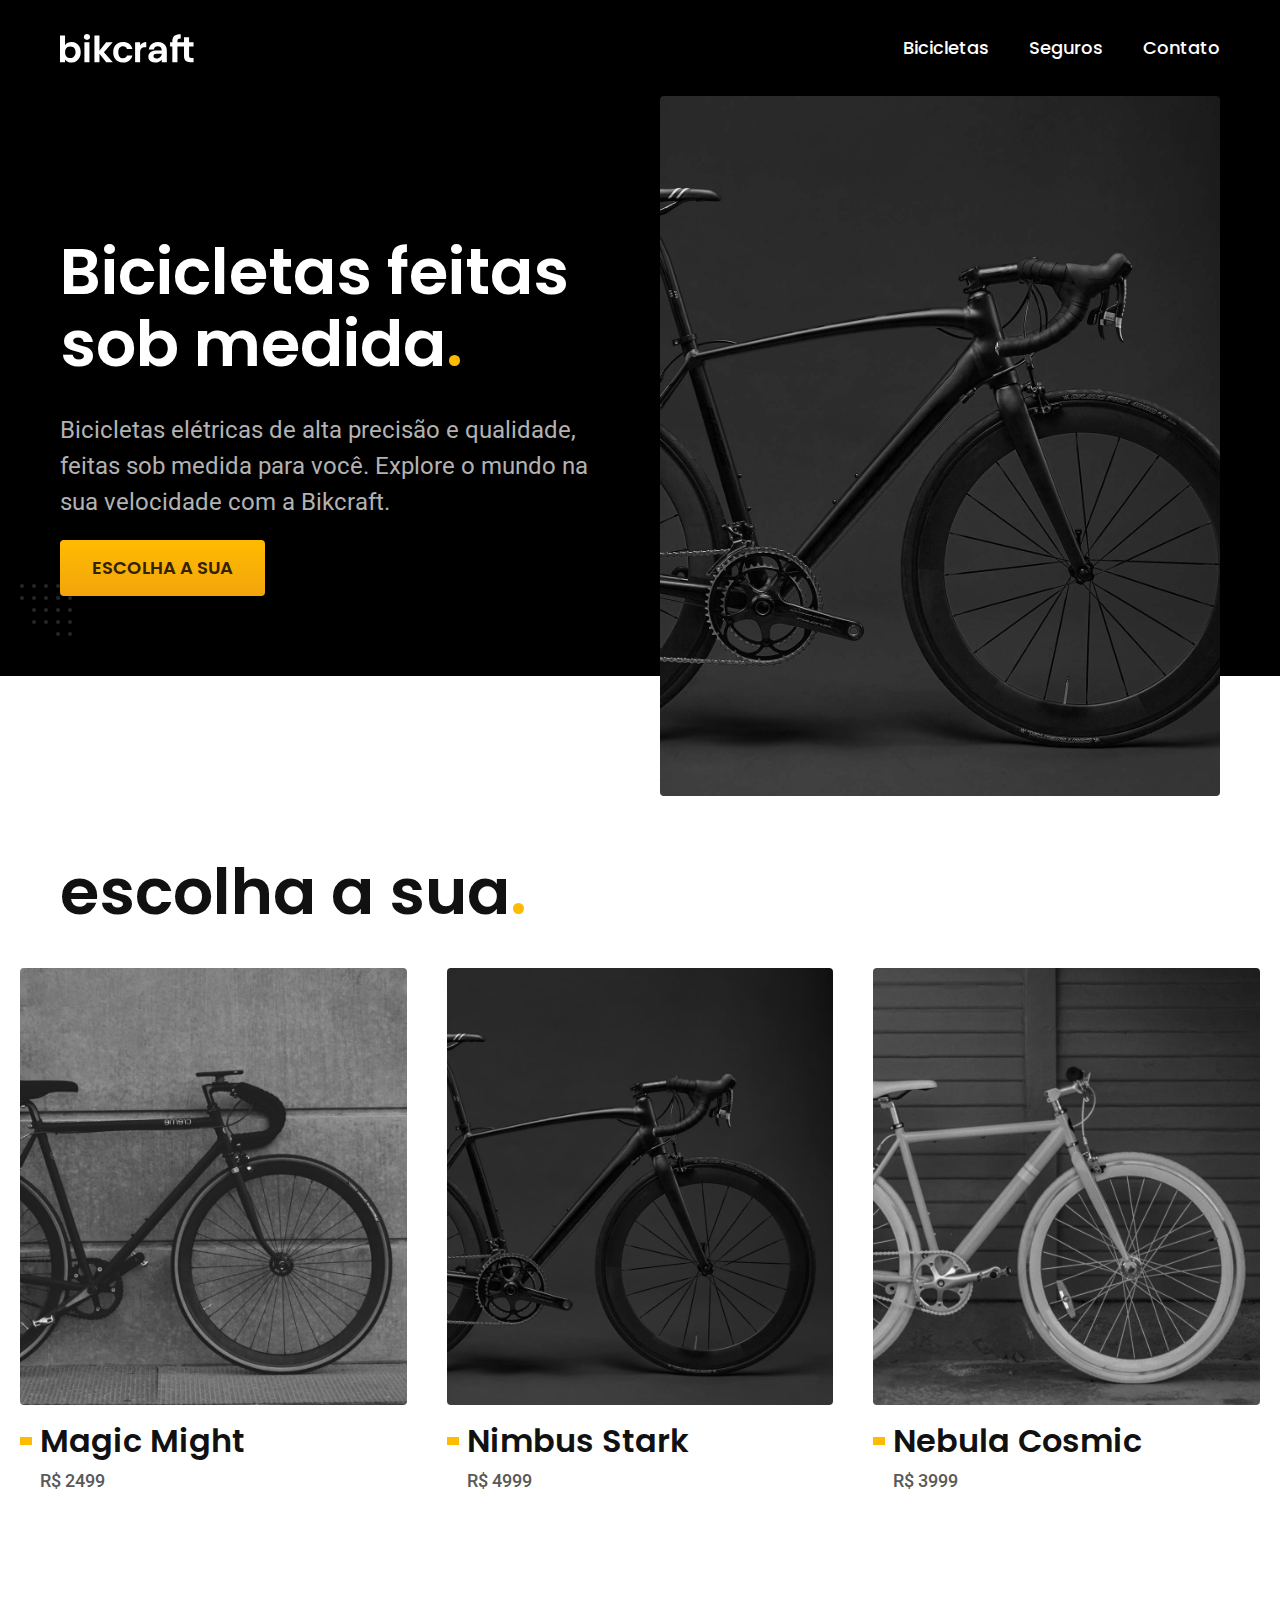
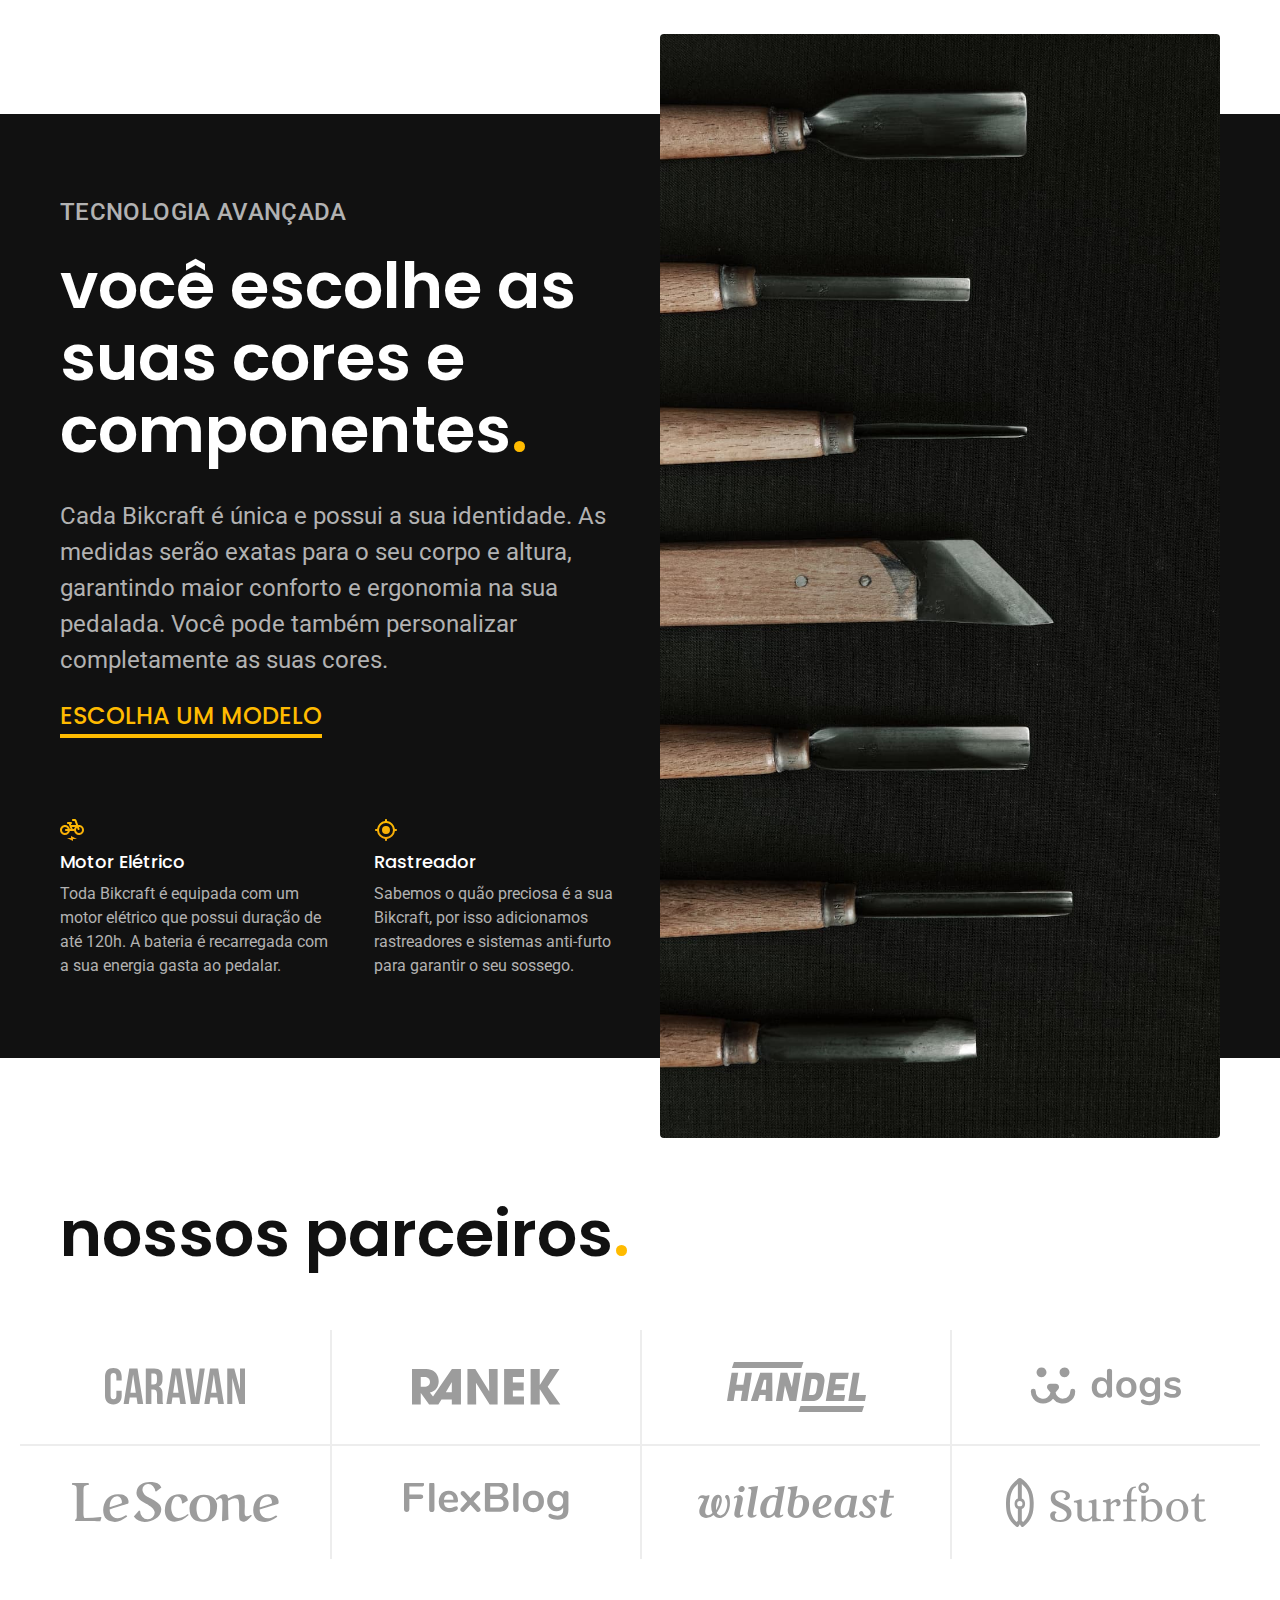
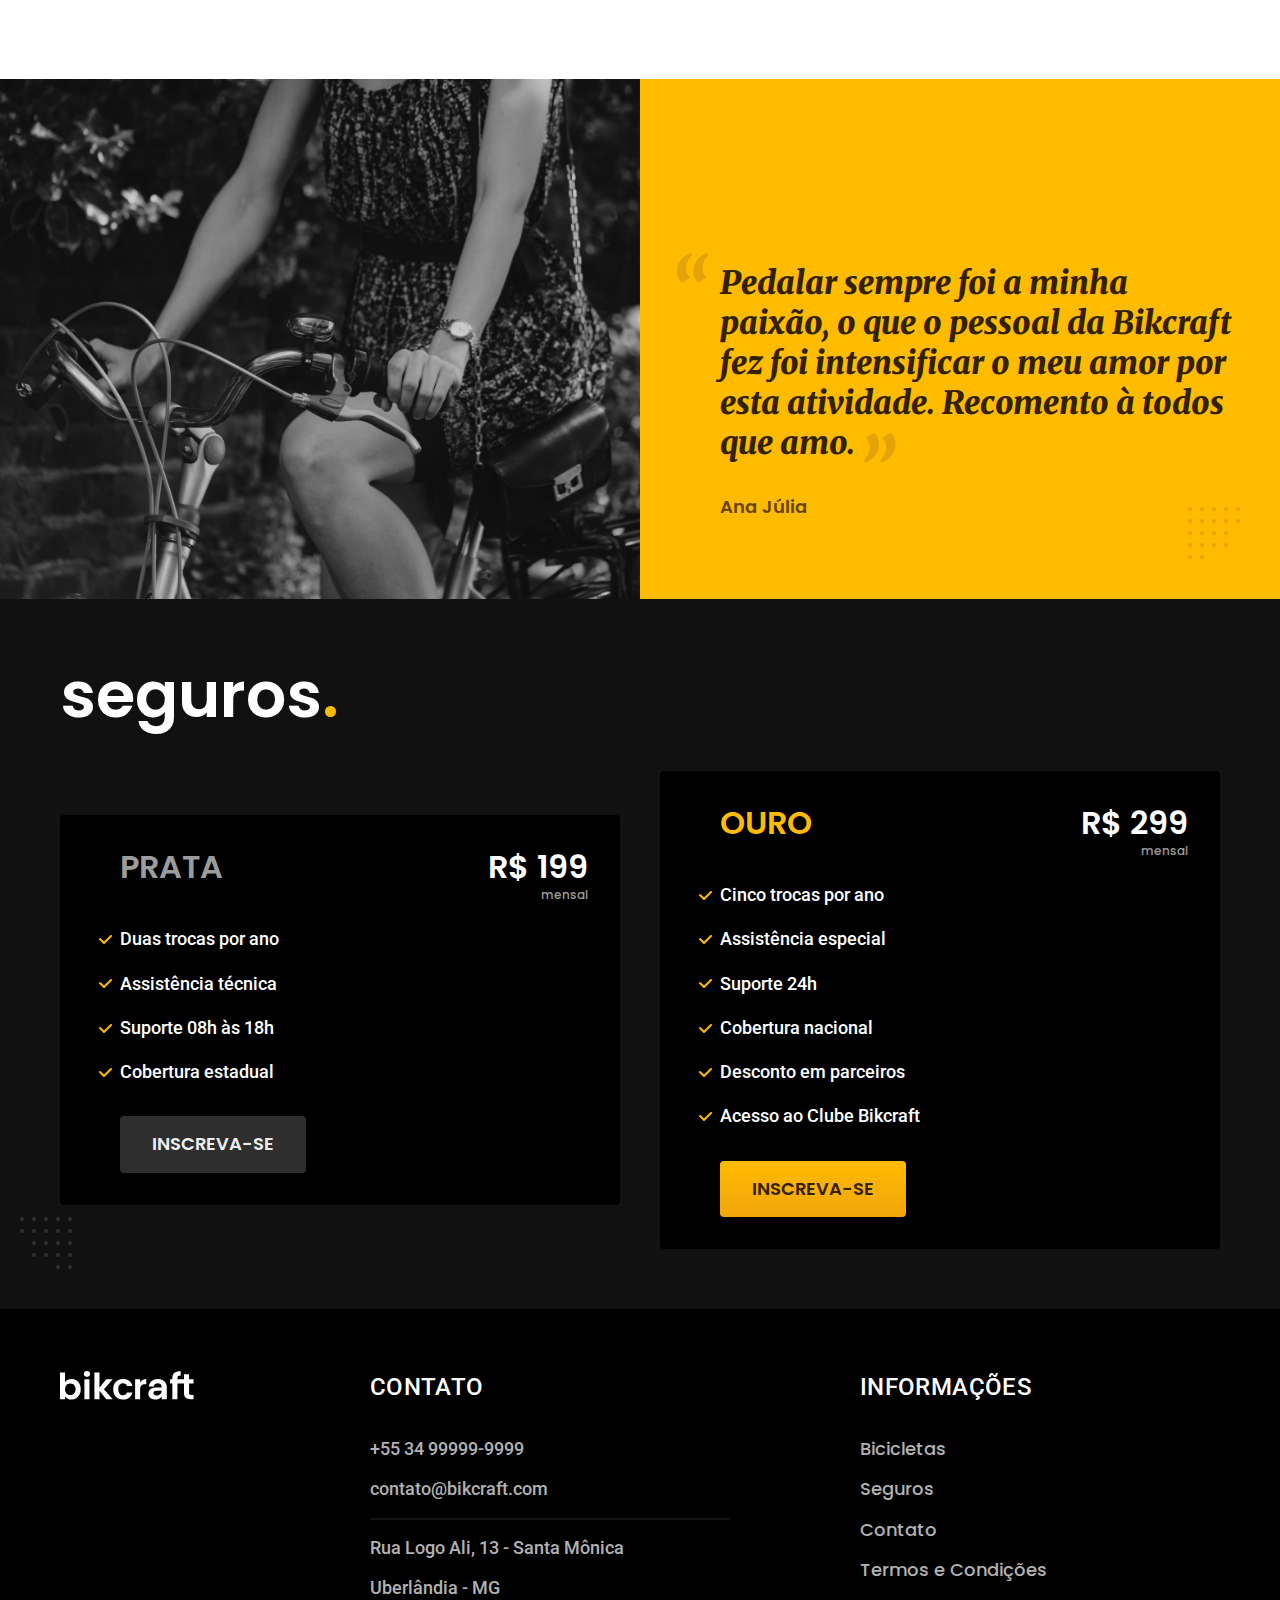
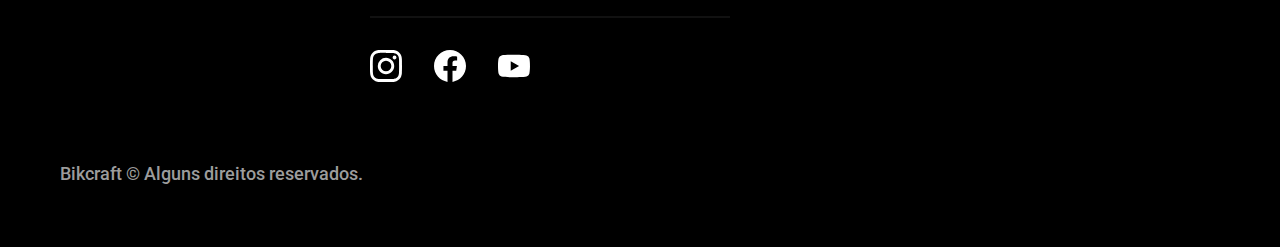
<file: index.html>
<!DOCTYPE html>
<html lang="pt-br">

<head>
  <meta charset="UTF-8">
  <meta name="viewport" content="width=device-width, initial-scale=1.0">
  <title>Bikcraft - Bicicletas Elétricas</title>
  <meta name="description" content="Bicicletas elétricas de alta precisão e qualidade, feitas sob medida para você. Explore o mundo na sua velocidade com a Bikcraft.">

  <link rel="icon" href="./favicon.svg" type="image/svg+xml">
  <link rel="preload" href="./css/style.min.css" as="style">
  <link rel="stylesheet" href="./css/style.min.css">

  <link rel="preconnect" href="https://fonts.googleapis.com">
  <link rel="preconnect" href="https://fonts.gstatic.com" crossorigin>
  <link href="https://fonts.googleapis.com/css2?family=Fira+Sans:wght@400;700&family=Merriweather:ital,wght@1,900&family=Poppins:wght@400;600&family=Roboto:wght@400;500&display=swap" rel="stylesheet">

  <script>document.documentElement.classList.add('js');</script>
</head>

<body>
  <header class="header-bg">
    <div class="header container">
      <a href="./">
        <img src="./img/bikcraft.svg" width="136" height="32" alt="Bikcraft">
      </a>

      <nav aria-label="primaria">
        <ul class="header-menu font-1-m cor-0">
          <li><a href="./bicicletas.html">Bicicletas</a></li>
          <li><a href="./seguros.html">Seguros</a></li>
          <li><a href="./contato.html">Contato</a></li>
        </ul>
      </nav>
    </div>
  </header>

  <main class="introducao-bg">
    <div class="introducao container">
      <div class="introducao-conteudo">
        <h1 class="font-1-xxl cor-0 fadeInDown" data-anime="200">Bicicletas feitas sob medida<span class="cor-p1">.</span></h1>
        <p class="font-2-l cor-5 fadeInDown" data-anime="400">Bicicletas elétricas de alta precisão e qualidade, feitas sob medida para você. Explore o mundo na sua velocidade com a Bikcraft.</p>
        <a class="botao fadeInDown" data-anime="600" href="./bicicletas.html">Escolha a sua</a>
      </div>
      <picture data-anime="800" class="fadeInDown">
        <source media="(max-width: 800px)" srcset="./img/bicicletas/nimbus.jpg">
        <img src="./img/fotos/introducao.jpg" width="1280" height="1600" alt="Bicicleta elétrica preta.">
      </picture>
    </div>
  </main>

  <article class="bicicletas-lista">
    <h2 class="container font-1-xxl">escolha a sua<span class="cor-p1">.</span></h2>

    <ul>
      <li>
        <a href="./bicicletas/magic.html">
          <img src="./img/bicicletas/magic-home.jpg" width="920" height="1040" alt="Bicicleta preta">
          <h3 class="font-1-xl">Magic Might</h3>
          <span class="font-2-m cor-8">R$ 2499</span>
        </a>
      </li>
      <li>
        <a href="./bicicletas/nimbus.html">
          <img src="./img/bicicletas/nimbus-home.jpg" width="920" height="1040" alt="Bicicleta preta">
          <h3 class="font-1-xl">Nimbus Stark</h3>
          <span class="font-2-m cor-8">R$ 4999</span>
        </a>
      </li>
      <li>
        <a href="./bicicletas/nebula.html">
          <img src="./img/bicicletas/nebula-home.jpg" width="920" height="1040" alt="Bicicleta preta">
          <h3 class="font-1-xl">Nebula Cosmic</h3>
          <span class="font-2-m cor-8">R$ 3999</span>
        </a>
      </li>
    </ul>
  </article>

  <article class="tecnologia-bg">
    <div class="tecnologia container">
      <div class="tecnologia-conteudo">
        <span class="font-2-l-b cor-5">Tecnologia Avançada</span>
        <h2 class="font-1-xxl cor-0">você escolhe as suas cores e componentes<span class="cor-p1">.</span></h2>
        <p class="font-2-l cor-5">Cada Bikcraft é única e possui a sua identidade. As medidas serão exatas para o seu corpo e altura, garantindo maior conforto e ergonomia na sua pedalada. Você pode também personalizar completamente as suas cores.</p>
        <a class="link" href="./bicicletas.html">Escolha um modelo</a>
        <div class="tecnologia-vantagens">
          <div>
            <img src="./img/icones/eletrica.svg" width="24" height="24" alt="">
            <h3 class="font-1-m cor-0">Motor Elétrico</h3>
            <p class="font-2-s cor-5">Toda Bikcraft é equipada com um motor elétrico que possui duração de até 120h. A bateria é recarregada com a sua energia gasta ao pedalar.</p>
          </div>
          <div>
            <img src="./img/icones/rastreador.svg" width="24" height="24" alt="">
            <h3 class="font-1-m cor-0">Rastreador</h3>
            <p class="font-2-s cor-5">Sabemos o quão preciosa é a sua Bikcraft, por isso adicionamos rastreadores e sistemas anti-furto para garantir o seu sossego.</p>
          </div>
        </div>
      </div>
      <div class="tecnologia-imagem">
        <img src="./img/fotos/tecnologia.jpg" width="1200" height="1920" alt="">
      </div>
    </div>
  </article>

  <section class="parceiros" aria-label="Nossos Parceiros">
    <h2 class="container font-1-xxl">nossos parceiros<span class="cor-p1">.</span></h2>

    <ul>
      <li><img src="./img/parceiros/caravan.svg" width="140" height="38" alt="caravan"></li>
      <li><img src="./img/parceiros/ranek.svg" width="149" height="36" alt="ranek"></li>
      <li><img src="./img/parceiros/handel.svg" width="139" height="50" alt="handel"></li>
      <li><img src="./img/parceiros/dogs.svg" width="152" height="39" alt="dogs"></li>
      <li><img src="./img/parceiros/lescone.svg" width="208" height="41" alt="lescone"></li>
      <li><img src="./img/parceiros/flexblog.svg" width="165" height="38" alt="flexblog"></li>
      <li><img src="./img/parceiros/wildbeast.svg" width="196" height="34" alt="wildbeast"></li>
      <li><img src="./img/parceiros/surfbot.svg" width="200" height="49" alt="surfbot"></li>
    </ul>
  </section>

  <section class="depoimento" aria-label="Depoimento">
    <div>
      <img src="./img/fotos/depoimento.jpg" width="1560" height="1360" alt="Pessoa pedalando uma bicicleta Bikcraft">
    </div>
    <div class="depoimento-conteudo">
      <blockquote class="font-1-xl cor-p5">
        <p>Pedalar sempre foi a minha paixão, o que o pessoal da Bikcraft fez foi intensificar o meu amor por esta atividade. Recomento à todos que amo.</p>
      </blockquote>
      <span class="font-1-m-b cor-p4">Ana Júlia</span>
    </div>
  </section>

  <article class="seguros-bg">
    <div class="seguros container">
      <h2 class="font-1-xxl cor-0">seguros<span class="cor-p1">.</span></h2>
      <div class="seguros-item">
        <h3 class="font-1-xl cor-6">PRATA</h3>
        <span class="font-1-xl cor-0">R$ 199 <span class="font-1-xs cor-6">mensal</span></span>
        <ul class="font-2-m cor-0">
          <li>Duas trocas por ano</li>
          <li>Assistência técnica</li>
          <li>Suporte 08h às 18h</li>
          <li>Cobertura estadual</li>
        </ul>
        <a class="botao secundario" href="./orcamento.html">Inscreva-se</a>
      </div>

      <div class="seguros-item">
        <h3 class="font-1-xl cor-p1">OURO</h3>
        <span class="font-1-xl cor-0">R$ 299 <span class="font-1-xs cor-6">mensal</span></span>
        <ul class="font-2-m cor-0">
          <li>Cinco trocas por ano</li>
          <li>Assistência especial</li>
          <li>Suporte 24h</li>
          <li>Cobertura nacional</li>
          <li>Desconto em parceiros</li>
          <li>Acesso ao Clube Bikcraft</li>
        </ul>
        <a class="botao" href="./orcamento.html">Inscreva-se</a>
      </div>
    </div>
  </article>

  <footer class="footer-bg">
    <div class="footer container">
      <img src="./img/bikcraft.svg" width="136" height="32" alt="Bikcraft">
      <div class="footer-contato">
        <h3 class="font-2-l-b cor-0">Contato</h3>
        <ul class="font-2-m cor-5">
          <li><a href="tel:+5534999999999">+55 34 99999-9999</a></li>
          <li><a href="mailto:contato@bikcraft.com">contato@bikcraft.com</a></li>
          <li>Rua Logo Ali, 13 - Santa Mônica</li>
          <li>Uberlândia - MG</li>
        </ul>
        <div class="footer-redes">
          <a href="./">
            <img src="./img/redes/instagram.svg" width="32" height="32" alt="Instagram">
          </a>
          <a href="./">
            <img src="./img/redes/facebook.svg" width="32" height="32" alt="Facebook">
          </a>
          <a href="./">
            <img src="./img/redes/youtube.svg" width="32" height="32" alt="Youtube">
          </a>
        </div>
      </div>
      <div class="footer-informacoes">
        <h3 class="font-2-l-b cor-0">Informações</h3>
        <nav>
          <ul class="font-1-m cor-5">
            <li><a href="./bicicletas.html">Bicicletas</a></li>
            <li><a href="./seguros.html">Seguros</a></li>
            <li><a href="./contato.html">Contato</a></li>
            <li><a href="./termos.html">Termos e Condições</a></li>
          </ul>
        </nav>
      </div>
      <p class="footer-copy font-2-m cor-6">Bikcraft © Alguns direitos reservados.</p>
    </div>
  </footer>

  <script src="./js/plugins/simple-anime.js"></script>
  <script src="./js/script.js"></script>
</body>

</html>
</file>
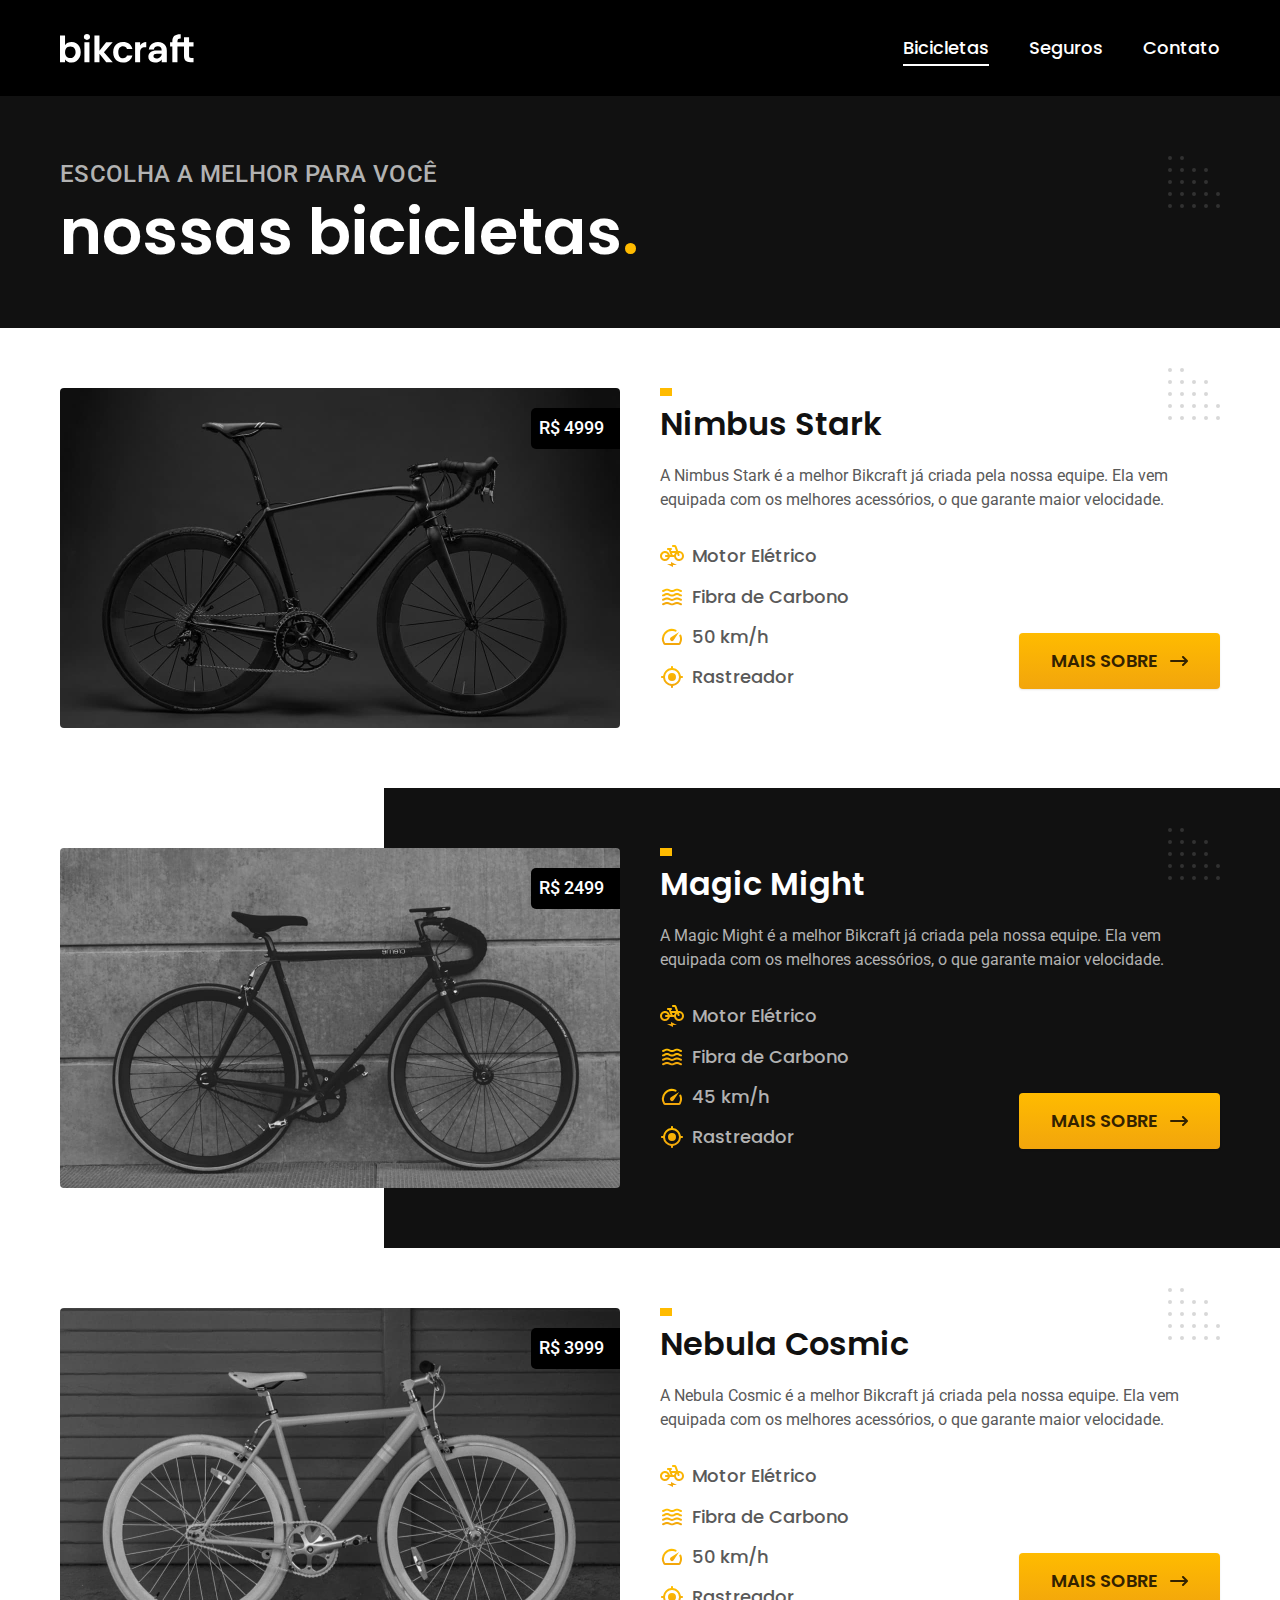
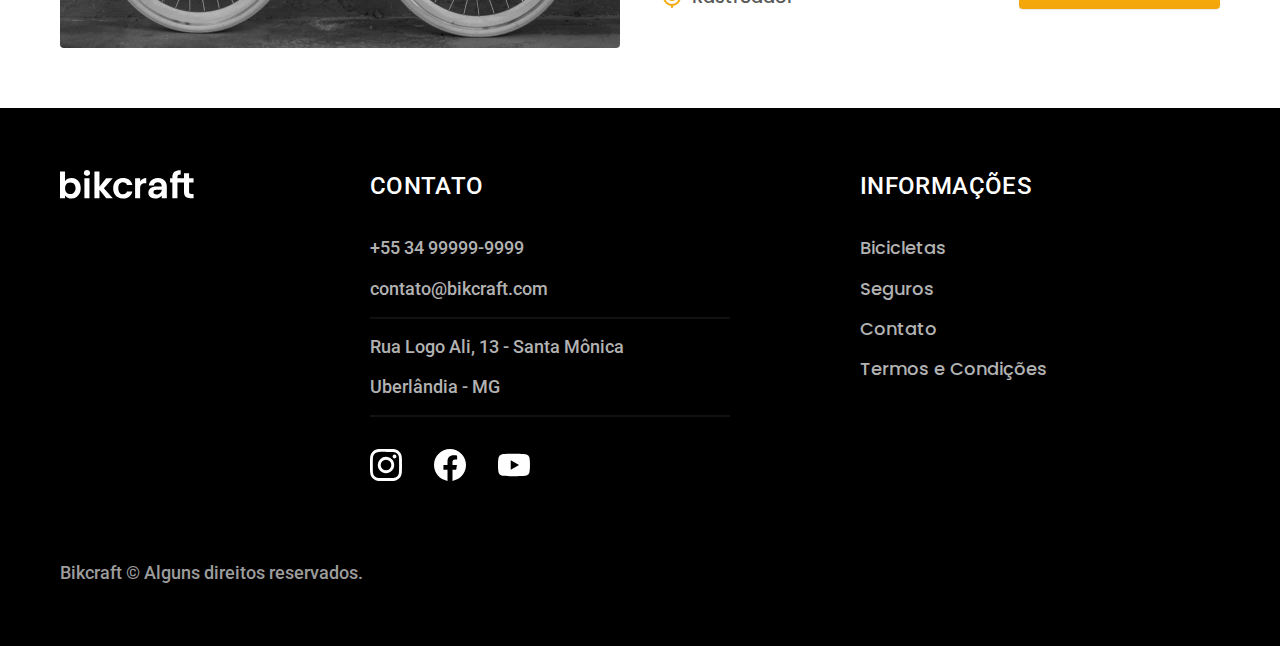
<file: bicicletas.html>
<!DOCTYPE html>

<html lang="pt-br">

<head>
  <meta charset="UTF-8">
  <meta name="viewport" content="width=device-width, initial-scale=1.0">
  <title>Bicicletas | Bikcraft</title>
  <meta name="description" content="Bicicletas.">

  <link rel="icon" href="./favicon.svg" type="image/svg+xml">
  <link rel="preload" href="./css/style.min.css" as="style">
  <link rel="stylesheet" href="./css/style.min.css">

  <link rel="preconnect" href="https://fonts.googleapis.com">
  <link rel="preconnect" href="https://fonts.gstatic.com" crossorigin>
  <link href="https://fonts.googleapis.com/css2?family=Fira+Sans:wght@400;700&family=Merriweather:ital,wght@1,900&family=Poppins:wght@400;600&family=Roboto:wght@400;500&display=swap" rel="stylesheet">

  <script>document.documentElement.classList.add('js');</script>
</head>

<body id="bicicletas">
  <header class="header-bg">
    <div class="header container">
      <a href="./">
        <img src="./img/bikcraft.svg" width="136" height="32" alt="Bikcraft">
      </a>

      <nav aria-label="primaria">
        <ul class="header-menu font-1-m cor-0">
          <li><a href="./bicicletas.html">Bicicletas</a></li>
          <li><a href="./seguros.html">Seguros</a></li>
          <li><a href="./contato.html">Contato</a></li>
        </ul>
      </nav>
    </div>
  </header>

  <main>
    <div class="titulo-bg">
      <div class="titulo container">
        <p class="font-2-l-b cor-5">Escolha a melhor para você</p>
        <h1 class="font-1-xxl cor-0">nossas bicicletas<span class="cor-p1">.</span></h1>
      </div>
    </div>

    <div class="bicicletas container">
      <div class="bicicletas-imagem">
        <img src="./img/bicicletas/nimbus.jpg" width="1120" height="680" alt="Bicicleta Preta">
        <span class="font-2-m cor-0">R$ 4999</span>
      </div>
      <div class="bicicletas-conteudo">
        <h2 class="font-1-xl">Nimbus Stark</h2>
        <p class="font-2-s cor-8">A Nimbus Stark é a melhor Bikcraft já criada pela nossa equipe. Ela vem equipada com os melhores acessórios, o que garante maior velocidade.</p>
        <ul class="font-1-m cor-8">
          <li><img src="./img/icones/eletrica.svg" width="24" height="24" alt="">Motor Elétrico</li>
          <li><img src="./img/icones/carbono.svg" width="24" height="24" alt="">Fibra de Carbono</li>
          <li><img src="./img/icones/velocidade.svg" width="24" height="24" alt="">50 km/h</li>
          <li><img src="./img/icones/rastreador.svg" width="24" height="24" alt="">Rastreador</li>
        </ul>
        <a class="botao seta" href="./bicicletas/nimbus.html">Mais Sobre</a>
      </div>
    </div>

    <div class="bicicletas-bg">
      <div class="bicicletas container">
        <div class="bicicletas-imagem">
          <img src="./img/bicicletas/magic.jpg" width="1120" height="680" alt="Bicicleta Preta">
          <span class="font-2-m cor-0">R$ 2499</span>
        </div>
        <div class="bicicletas-conteudo">
          <h2 class="font-1-xl cor-0">Magic Might</h2>
          <p class="font-2-s cor-5">A Magic Might é a melhor Bikcraft já criada pela nossa equipe. Ela vem equipada com os melhores acessórios, o que garante maior velocidade.</p>
          <ul class="font-1-m cor-5">
            <li><img src="./img/icones/eletrica.svg" width="24" height="24" alt="">Motor Elétrico</li>
            <li><img src="./img/icones/carbono.svg" width="24" height="24" alt="">Fibra de Carbono</li>
            <li><img src="./img/icones/velocidade.svg" width="24" height="24" alt="">45 km/h</li>
            <li><img src="./img/icones/rastreador.svg" width="24" height="24" alt="">Rastreador</li>
          </ul>
          <a class="botao seta" href="./bicicletas/magic.html">Mais Sobre</a>
        </div>
      </div>
    </div>

    <div class="bicicletas container">
      <div class="bicicletas-imagem">
        <img src="./img/bicicletas/nebula.jpg" width="1120" height="680" alt="Bicicleta Preta">
        <span class="font-2-m cor-0">R$ 3999</span>
      </div>
      <div class="bicicletas-conteudo">
        <h2 class="font-1-xl">Nebula Cosmic</h2>
        <p class="font-2-s cor-8">A Nebula Cosmic é a melhor Bikcraft já criada pela nossa equipe. Ela vem equipada com os melhores acessórios, o que garante maior velocidade.</p>
        <ul class="font-1-m cor-8">
          <li><img src="./img/icones/eletrica.svg" width="24" height="24" alt="">Motor Elétrico</li>
          <li><img src="./img/icones/carbono.svg" width="24" height="24" alt="">Fibra de Carbono</li>
          <li><img src="./img/icones/velocidade.svg" width="24" height="24" alt="">50 km/h</li>
          <li><img src="./img/icones/rastreador.svg" width="24" height="24" alt="">Rastreador</li>
        </ul>
        <a class="botao seta" href="./bicicletas/nebula.html">Mais Sobre</a>
      </div>
    </div>

  </main>

  <footer class="footer-bg">
    <div class="footer container">
      <img src="./img/bikcraft.svg" width="136" height="32" alt="Bikcraft">
      <div class="footer-contato">
        <h3 class="font-2-l-b cor-0">Contato</h3>
        <ul class="font-2-m cor-5">
          <li><a href="tel:+5534999999999">+55 34 99999-9999</a></li>
          <li><a href="mailto:contato@bikcraft.com">contato@bikcraft.com</a></li>
          <li>Rua Logo Ali, 13 - Santa Mônica</li>
          <li>Uberlândia - MG</li>
        </ul>
        <div class="footer-redes">
          <a href="./">
            <img src="./img/redes/instagram.svg" width="32" height="32" alt="Instagram">
          </a>
          <a href="./">
            <img src="./img/redes/facebook.svg" width="32" height="32" alt="Facebook">
          </a>
          <a href="./">
            <img src="./img/redes/youtube.svg" width="32" height="32" alt="Youtube">
          </a>
        </div>
      </div>
      <div class="footer-informacoes">
        <h3 class="font-2-l-b cor-0">Informações</h3>
        <nav>
          <ul class="font-1-m cor-5">
            <li><a href="./bicicletas.html">Bicicletas</a></li>
            <li><a href="./seguros.html">Seguros</a></li>
            <li><a href="./contato.html">Contato</a></li>
            <li><a href="./termos.html">Termos e Condições</a></li>
          </ul>
        </nav>
      </div>
      <p class="footer-copy font-2-m cor-6">Bikcraft © Alguns direitos reservados.</p>
    </div>
  </footer>
  <script src="./js/script.js"></script>
</body>

</html>
</file>
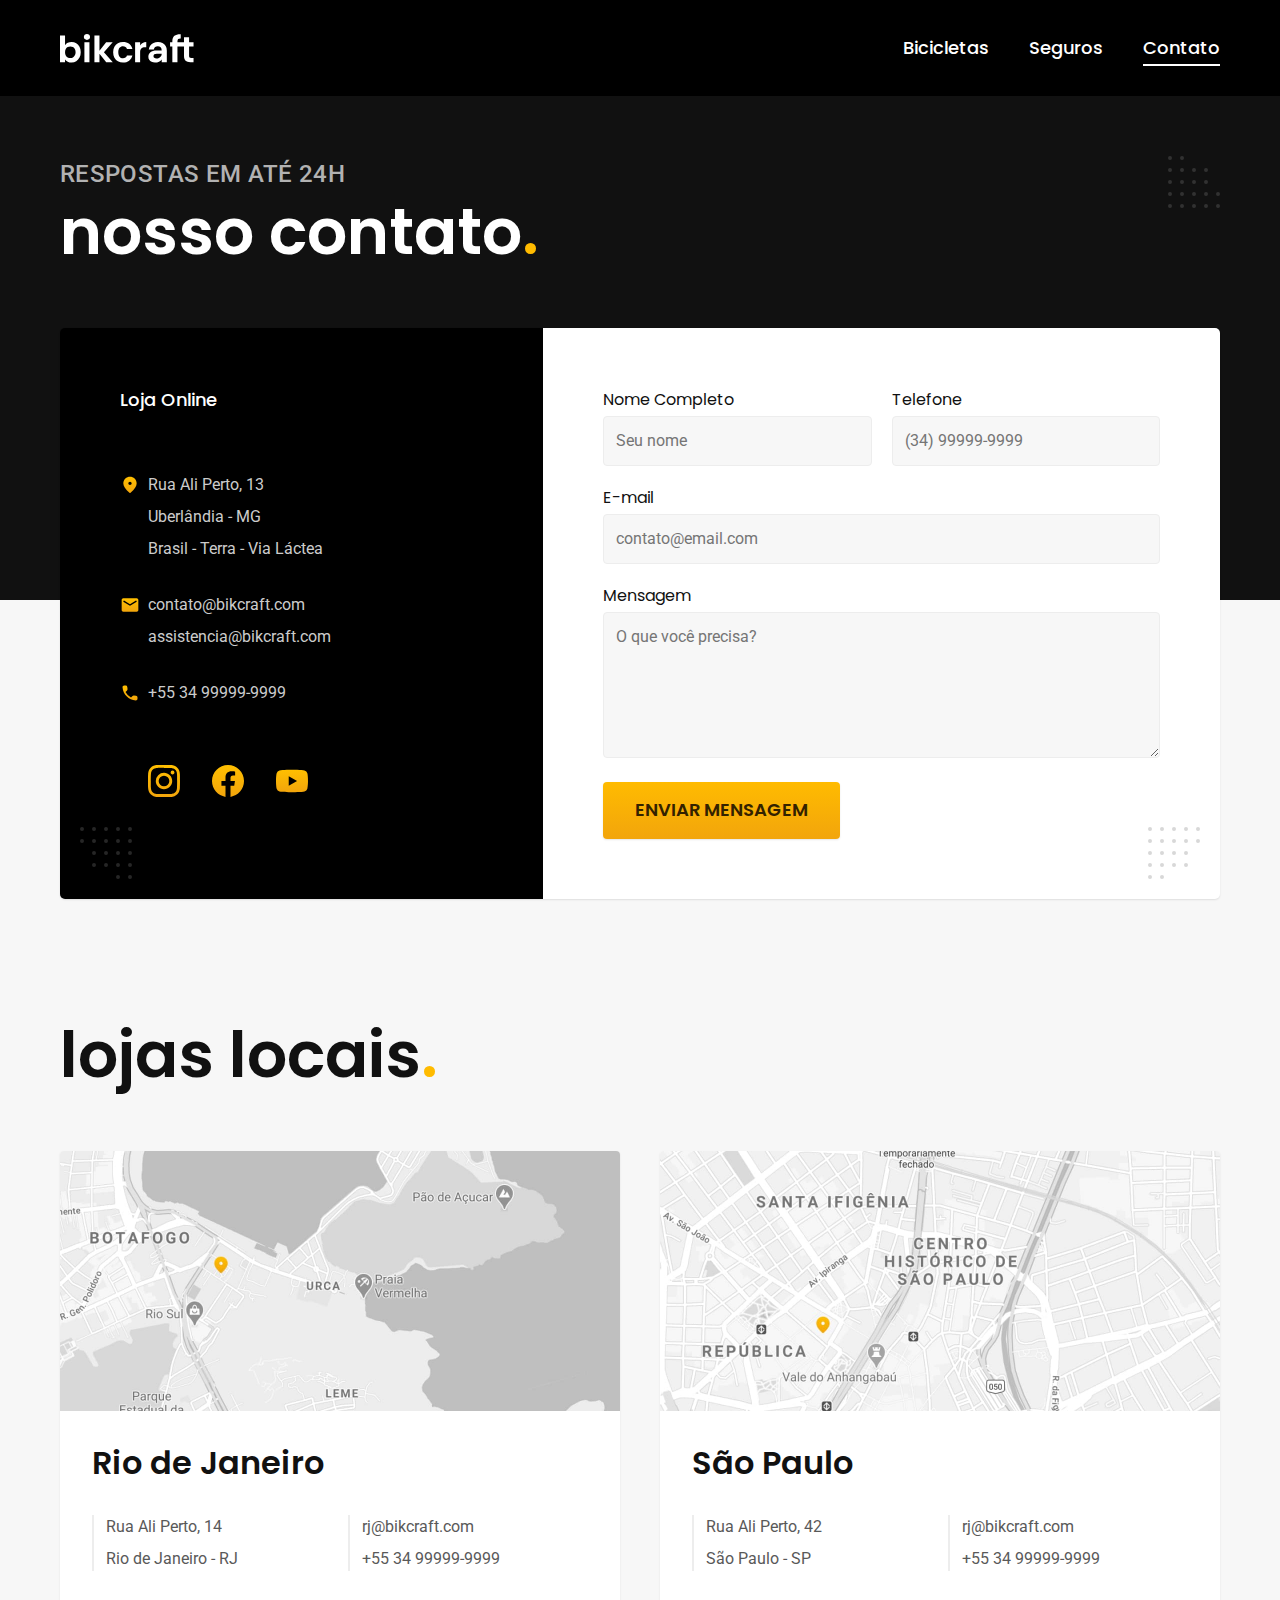
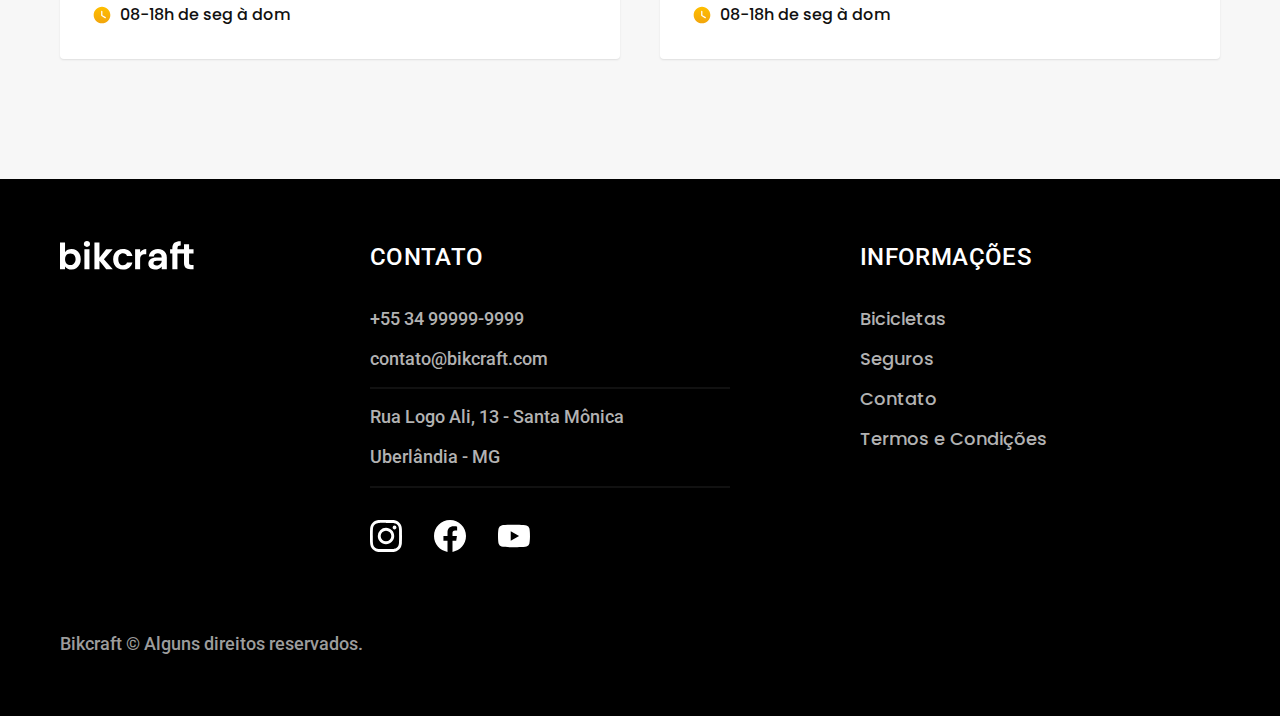
<file: contato.html>
<!DOCTYPE html>

<html lang="pt-br">

<head>
  <meta charset="UTF-8">
  <meta name="viewport" content="width=device-width, initial-scale=1.0">
  <title>Contato | Bikcraft</title>
  <meta name="description" content="Contato.">

  <link rel="icon" href="./favicon.svg" type="image/svg+xml">
  <link rel="preload" href="./css/style.min.css" as="style">
  <link rel="stylesheet" href="./css/style.min.css">

  <link rel="preconnect" href="https://fonts.googleapis.com">
  <link rel="preconnect" href="https://fonts.gstatic.com" crossorigin>
  <link href="https://fonts.googleapis.com/css2?family=Fira+Sans:wght@400;700&family=Merriweather:ital,wght@1,900&family=Poppins:wght@400;600&family=Roboto:wght@400;500&display=swap" rel="stylesheet">

  <script>document.documentElement.classList.add('js');</script>
</head>

<body id="contato">
  <header class="header-bg">
    <div class="header container">
      <a href="./">
        <img src="./img/bikcraft.svg" width="136" height="32" alt="Bikcraft">
      </a>

      <nav aria-label="primaria">
        <ul class="header-menu font-1-m cor-0">
          <li><a href="./bicicletas.html">Bicicletas</a></li>
          <li><a href="./seguros.html">Seguros</a></li>
          <li><a href="./contato.html">Contato</a></li>
        </ul>
      </nav>
    </div>
  </header>

  <main>
    <div class="titulo-bg">
      <div class="titulo container">
        <p class="font-2-l-b cor-5">Respostas em até 24h</p>
        <h1 class="font-1-xxl cor-0">nosso contato<span class="cor-p1">.</span></h1>
      </div>
    </div>

    <div class="contato container">
      <section class="contato-dados" aria-label="Endereço">
        <h2 class="font-1-m cor-0">Loja Online</h2>
        <div class="contato-endereco font-2-s cor-4">
          <p>Rua Ali Perto, 13</p>
          <p>Uberlândia - MG</p>
          <p>Brasil - Terra - Via Láctea</p>
        </div>
        <address class="contato-meios font-2-s cor-4">
          <a href="mailto:contato@bikcraft.com">contato@bikcraft.com</a>
          <a href="mailto:assistencia@bikcraft.com">assistencia@bikcraft.com</a>
          <a href="tel:+5534999999999">+55 34 99999-9999</a>
        </address>
        <div class="contato-redes">
          <a href="./">
            <img src="./img/redes/instagram-p.svg" width="32" height="32" alt="Instagram">
          </a>
          <a href="./">
            <img src="./img/redes/facebook-p.svg" width="32" height="32" alt="Facebook">
          </a>
          <a href="./">
            <img src="./img/redes/youtube-p.svg" width="32" height="32" alt="Youtube">
          </a>
        </div>
      </section>
      <section class="contato-formulario" aria-label="Formulário">
        <form class="form" action="./contato.html">
          <div>
            <label for="nome">Nome Completo</label>
            <input type="text" name="nome" id="nome" placeholder="Seu nome">
          </div>
          <div>
            <label for="telefone">Telefone</label>
            <input type="text" name="telefone" id="telefone" placeholder="(34) 99999-9999">
          </div>
          <div class="col-2">
            <label for="email">E-mail</label>
            <input type="text" name="email" id="email" placeholder="contato@email.com">
          </div>
          <div class="col-2">
            <label for="mensagem">Mensagem</label>
            <textarea rows="5" name="mensagem" id="mensagem" placeholder="O que você precisa?"></textarea>
          </div>
          <button class="botao col-2">Enviar Mensagem</button>
        </form>
      </section>
    </div>
  </main>

  <article class="lojas container">
    <h2 class="font-1-xxl">lojas locais<span class="cor-p1">.</span></h2>
    <div class="lojas-item">
      <img src="./img/lojas/rj.jpg" width="1120" height="520" alt="mapa marcando o endereço em Rua Ali Perto, 43 - Rio de Janeiro - RJ">
      <div class="lojas-conteudo">
        <h3 class="font-1-xl">Rio de Janeiro</h3>
        <div class="lojas-dados font-2-s cor-8">
          <p>Rua Ali Perto, 14</p>
          <p>Rio de Janeiro - RJ</p>
        </div>
        <div class="lojas-dados font-2-s cor-8">
          <a href="mailto:rj@bikcraft.com">rj@bikcraft.com</a>
          <a href="tel:+5534999999999">+55 34 99999-9999</a>
        </div>
        <p class="lojas-tempo font-1-s"><img src="./img/icones/horario.svg" width="20" height="20" alt=""> 08-18h de seg à dom</p>
      </div>
    </div>

    <div class="lojas-item">
      <img src="./img/lojas/sp.jpg" width="1120" height="520" alt="mapa marcando o endereço em Rua Ali Perto, 43 - São Paulo - SP">
      <div class="lojas-conteudo">
        <h3 class="font-1-xl">São Paulo</h3>
        <div class="lojas-dados font-2-s cor-8">
          <p>Rua Ali Perto, 42</p>
          <p>São Paulo - SP</p>
        </div>
        <div class="lojas-dados font-2-s cor-8">
          <a href="mailto:sp@bikcraft.com">rj@bikcraft.com</a>
          <a href="tel:+5511999999999">+55 34 99999-9999</a>
        </div>
        <p class="lojas-tempo font-1-s"><img src="./img/icones/horario.svg" width="20" height="20" alt=""> 08-18h de seg à dom</p>
      </div>
    </div>
  </article>

  <footer class="footer-bg">
    <div class="footer container">
      <img src="./img/bikcraft.svg" width="136" height="32" alt="Bikcraft">
      <div class="footer-contato">
        <h3 class="font-2-l-b cor-0">Contato</h3>
        <ul class="font-2-m cor-5">
          <li><a href="tel:+5534999999999">+55 34 99999-9999</a></li>
          <li><a href="mailto:contato@bikcraft.com">contato@bikcraft.com</a></li>
          <li>Rua Logo Ali, 13 - Santa Mônica</li>
          <li>Uberlândia - MG</li>
        </ul>
        <div class="footer-redes">
          <a href="./">
            <img src="./img/redes/instagram.svg" width="32" height="32" alt="Instagram">
          </a>
          <a href="./">
            <img src="./img/redes/facebook.svg" width="32" height="32" alt="Facebook">
          </a>
          <a href="./">
            <img src="./img/redes/youtube.svg" width="32" height="32" alt="Youtube">
          </a>
        </div>
      </div>
      <div class="footer-informacoes">
        <h3 class="font-2-l-b cor-0">Informações</h3>
        <nav>
          <ul class="font-1-m cor-5">
            <li><a href="./bicicletas.html">Bicicletas</a></li>
            <li><a href="./seguros.html">Seguros</a></li>
            <li><a href="./contato.html">Contato</a></li>
            <li><a href="./termos.html">Termos e Condições</a></li>
          </ul>
        </nav>
      </div>
      <p class="footer-copy font-2-m cor-6">Bikcraft © Alguns direitos reservados.</p>
    </div>
  </footer>
  <script src="./js/script.js"></script>
</body>

</html>
</file>
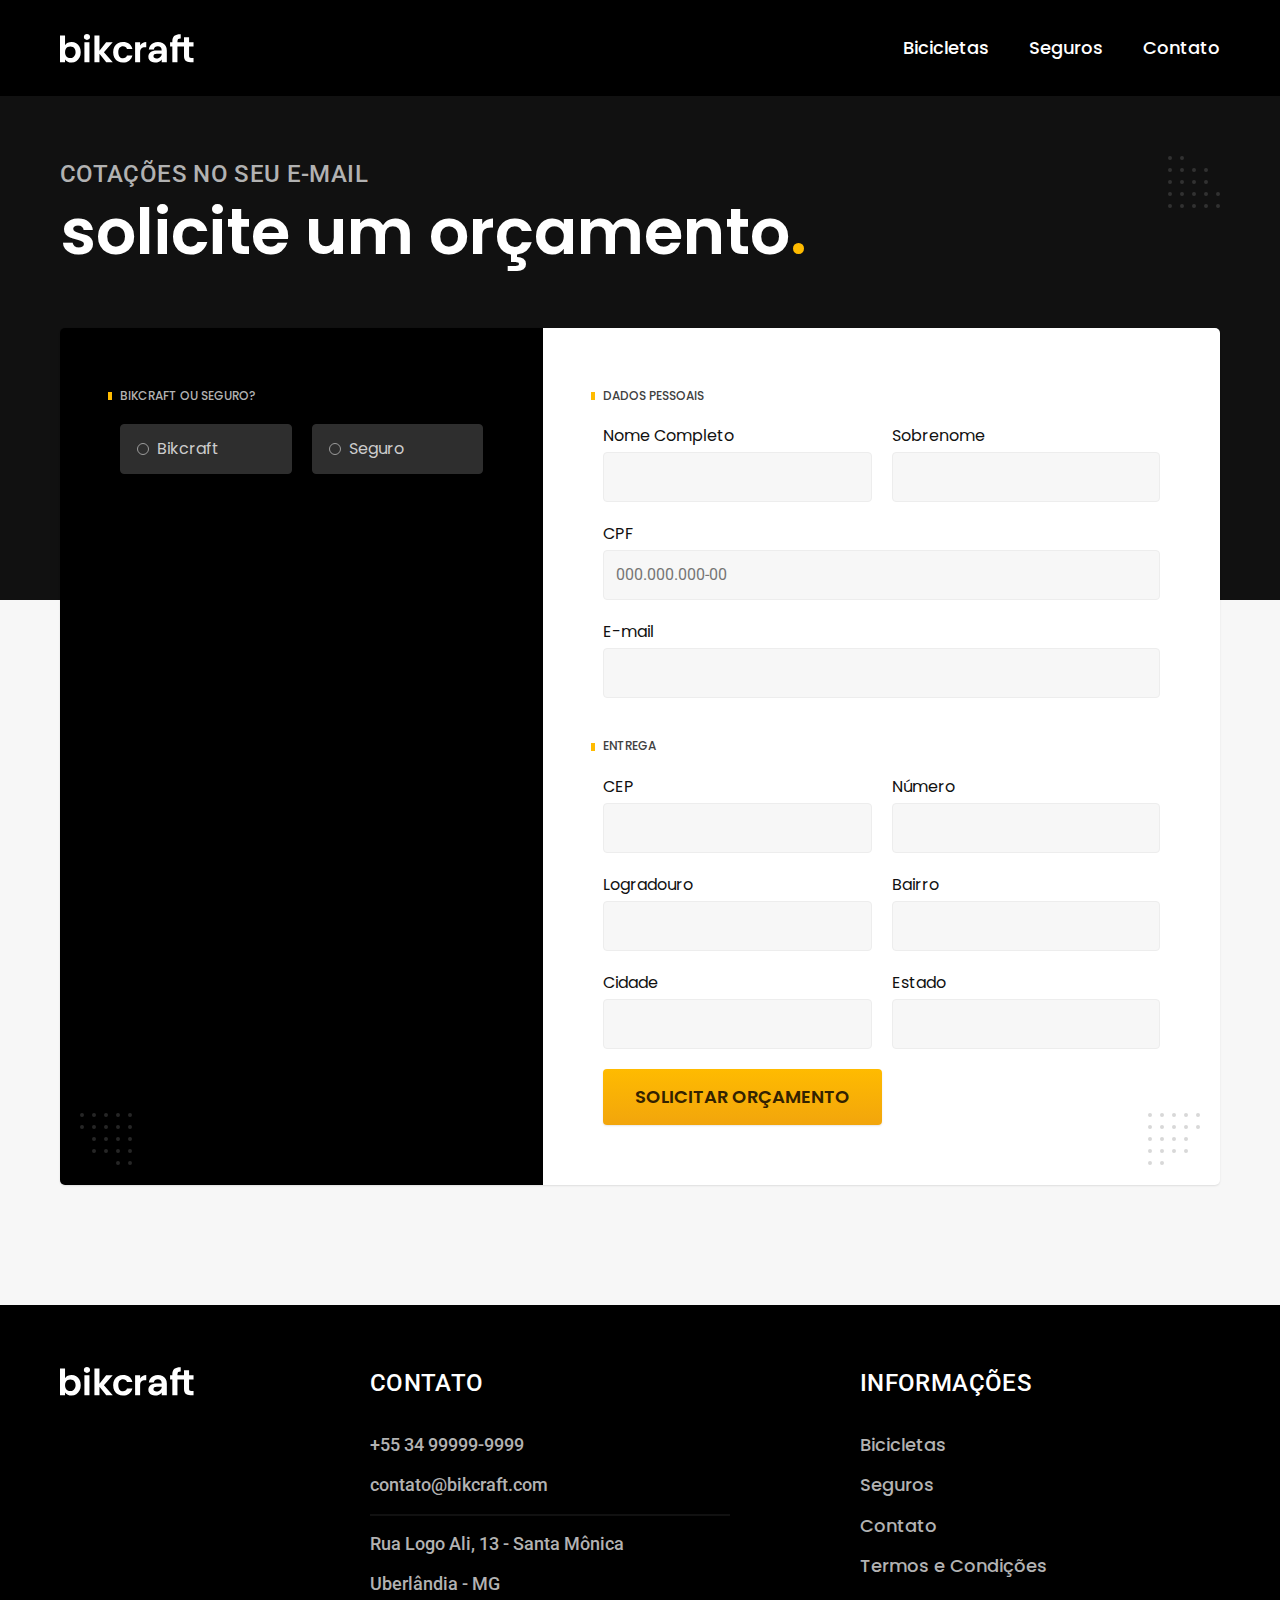
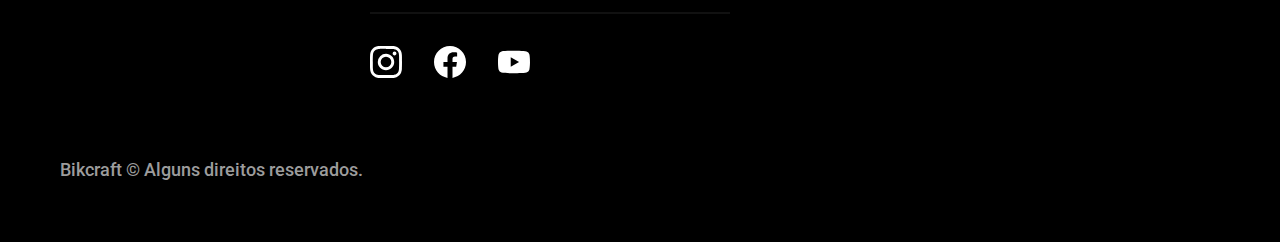
<file: orcamento.html>
<!DOCTYPE html>

<html lang="pt-br">

<head>
  <meta charset="UTF-8">
  <meta name="viewport" content="width=device-width, initial-scale=1.0">
  <title>Orçamento | Bikcraft</title>
  <meta name="description" content="Orçamento.">

  <link rel="icon" href="./favicon.svg" type="image/svg+xml">
  <link rel="preload" href="./css/style.min.css" as="style">
  <link rel="stylesheet" href="./css/style.min.css">

  <link rel="preconnect" href="https://fonts.googleapis.com">
  <link rel="preconnect" href="https://fonts.gstatic.com" crossorigin>
  <link href="https://fonts.googleapis.com/css2?family=Fira+Sans:wght@400;700&family=Merriweather:ital,wght@1,900&family=Poppins:wght@400;600&family=Roboto:wght@400;500&display=swap" rel="stylesheet">

  <script>document.documentElement.classList.add('js');</script>
</head>

<body id="orcamento">
  <header class="header-bg">
    <div class="header container">
      <a href="./">
        <img src="./img/bikcraft.svg" width="136" height="32" alt="Bikcraft">
      </a>

      <nav aria-label="primaria">
        <ul class="header-menu font-1-m cor-0">
          <li><a href="./bicicletas.html">Bicicletas</a></li>
          <li><a href="./seguros.html">Seguros</a></li>
          <li><a href="./contato.html">Contato</a></li>
        </ul>
      </nav>
    </div>
  </header>

  <main>
    <div class="titulo-bg">
      <div class="titulo container">
        <p class="font-2-l-b cor-5">Cotações no seu e-mail</p>
        <h1 class="font-1-xxl cor-0">solicite um orçamento<span class="cor-p1">.</span></h1>
      </div>
    </div>

    <form class="orcamento container" action="./">
      <div class="orcamento-produto">
        <h2 class="font-1-xs cor-5">Bikcraft ou Seguro?</h2>

        <input type="radio" name="tipo" value="bikcraft" id="bikcraft">
        <label for="bikcraft">Bikcraft</label>

        <input type="radio" name="tipo" value="seguro" id="seguro">
        <label for="seguro">Seguro</label>

        <div class="orcamento-conteudo" id="orcamento-bikcraft">
          <h2 class="font-1-xs cor-5">Escolha a sua</h2>

          <input type="radio" name="produto" value="nimbus" id="nimbus">
          <label for="nimbus">Nimbus Stark <span>R$ 4999</span></label>
          <div class="orcamento-detalhes">
            <ul class="font-1-xs cor-8">
              <li><img src="./img/icones/eletrica.svg" width="24" height="24" alt="">Motor Elétrico</li>
              <li><img src="./img/icones/carbono.svg" width="24" height="24" alt="">Fibra de Carbono</li>
              <li><img src="./img/icones/velocidade.svg" width="24" height="24" alt="">50 km/h</li>
              <li><img src="./img/icones/rastreador.svg" width="24" height="24" alt="">Rastreador</li>
            </ul>
            <img src="./img/bicicletas/nimbus.jpg" width="1120" height="680" alt="Bicicleta preta">
          </div>

          <input type="radio" name="produto" value="magic" id="magic">
          <label for="magic">Magic Might <span>R$ 2499</span></label>
          <div class="orcamento-detalhes">
            <ul class="font-1-xs cor-8">
              <li><img src="./img/icones/eletrica.svg" width="24" height="24" alt="">Motor Elétrico</li>
              <li><img src="./img/icones/carbono.svg" width="24" height="24" alt="">Fibra de Carbono</li>
              <li><img src="./img/icones/velocidade.svg" width="24" height="24" alt="">45 km/h</li>
              <li><img src="./img/icones/rastreador.svg" width="24" height="24" alt="">Rastreador</li>
            </ul>
            <img src="./img/bicicletas/magic.jpg" width="1120" height="680" alt="Bicicleta preta">
          </div>

          <input type="radio" name="produto" value="nebula" id="nebula">
          <label for="nebula">Nebula Cosmic <span>R$ 3999</span></label>
          <div class="orcamento-detalhes">
            <ul class="font-1-xs cor-8">
              <li><img src="./img/icones/eletrica.svg" width="24" height="24" alt="">Motor Elétrico</li>
              <li><img src="./img/icones/carbono.svg" width="24" height="24" alt="">Fibra de Carbono</li>
              <li><img src="./img/icones/velocidade.svg" width="24" height="24" alt="">40 km/h</li>
              <li><img src="./img/icones/rastreador.svg" width="24" height="24" alt="">Rastreador</li>
            </ul>
            <img src="./img/bicicletas/nebula.jpg" width="1120" height="680" alt="Bicicleta branca">
          </div>
        </div>

        <div class="orcamento-conteudo" id="orcamento-seguro">
          <h2 class="font-1-xs cor-5">Escolha o plano</h2>

          <input type="radio" name="produto" value="prata" id="prata">
          <label for="prata">Prata<span>R$ 199</span></label>

          <input type="radio" name="produto" value="ouro" id="ouro">
          <label for="ouro">Ouro<span>R$ 299</span></label>

        </div>

      </div>
      <div class="orcamento-dados form">
        <h2 class="font-1-xs cor-9 col-2">dados pessoais</h2>
        <div>
          <label for="nome">Nome Completo</label>
          <input type="text" name="nome" id="nome">
        </div>
        <div>
          <label for="sobrenome">Sobrenome</label>
          <input type="text" name="sobrenome" id="sobrenome">
        </div>
        <div class="col-2">
          <label for="cpf">CPF</label>
          <input type="text" name="cpf" id="cpf" placeholder="000.000.000-00">
        </div>
        <div class="col-2">
          <label for="email">E-mail</label>
          <input type="email" name="email" id="email">
        </div>
        <h2 class="font-1-xs cor-9 col-2">entrega</h2>
        <div>
          <label for="cep">CEP</label>
          <input type="text" name="cep" id="cep">
        </div>
        <div>
          <label for="numero">Número</label>
          <input type="text" name="numero" id="numero">
        </div>
        <div>
          <label for="logradouro">Logradouro</label>
          <input type="text" name="logradouro" id="logradouro">
        </div>
        <div>
          <label for="bairro">Bairro</label>
          <input type="text" name="bairro" id="bairro">
        </div>
        <div>
          <label for="cidade">Cidade</label>
          <input type="text" name="cidade" id="cidade">
        </div>
        <div>
          <label for="estado">Estado</label>
          <input type="text" name="estado" id="estado">
        </div>
        <button class="botao col-2">Solicitar Orçamento</button>
      </div>
    </form>
  </main>

  <footer class="footer-bg">
    <div class="footer container">
      <img src="./img/bikcraft.svg" width="136" height="32" alt="Bikcraft">
      <div class="footer-contato">
        <h3 class="font-2-l-b cor-0">Contato</h3>
        <ul class="font-2-m cor-5">
          <li><a href="tel:+5534999999999">+55 34 99999-9999</a></li>
          <li><a href="mailto:contato@bikcraft.com">contato@bikcraft.com</a></li>
          <li>Rua Logo Ali, 13 - Santa Mônica</li>
          <li>Uberlândia - MG</li>
        </ul>
        <div class="footer-redes">
          <a href="./">
            <img src="./img/redes/instagram.svg" width="32" height="32" alt="Instagram">
          </a>
          <a href="./">
            <img src="./img/redes/facebook.svg" width="32" height="32" alt="Facebook">
          </a>
          <a href="./">
            <img src="./img/redes/youtube.svg" width="32" height="32" alt="Youtube">
          </a>
        </div>
      </div>
      <div class="footer-informacoes">
        <h3 class="font-2-l-b cor-0">Informações</h3>
        <nav>
          <ul class="font-1-m cor-5">
            <li><a href="./bicicletas.html">Bicicletas</a></li>
            <li><a href="./seguros.html">Seguros</a></li>
            <li><a href="./contato.html">Contato</a></li>
            <li><a href="./termos.html">Termos e Condições</a></li>
          </ul>
        </nav>
      </div>
      <p class="footer-copy font-2-m cor-6">Bikcraft © Alguns direitos reservados.</p>
    </div>
  </footer>
  <script src="./js/script.js"></script>
</body>

</html>
</file>
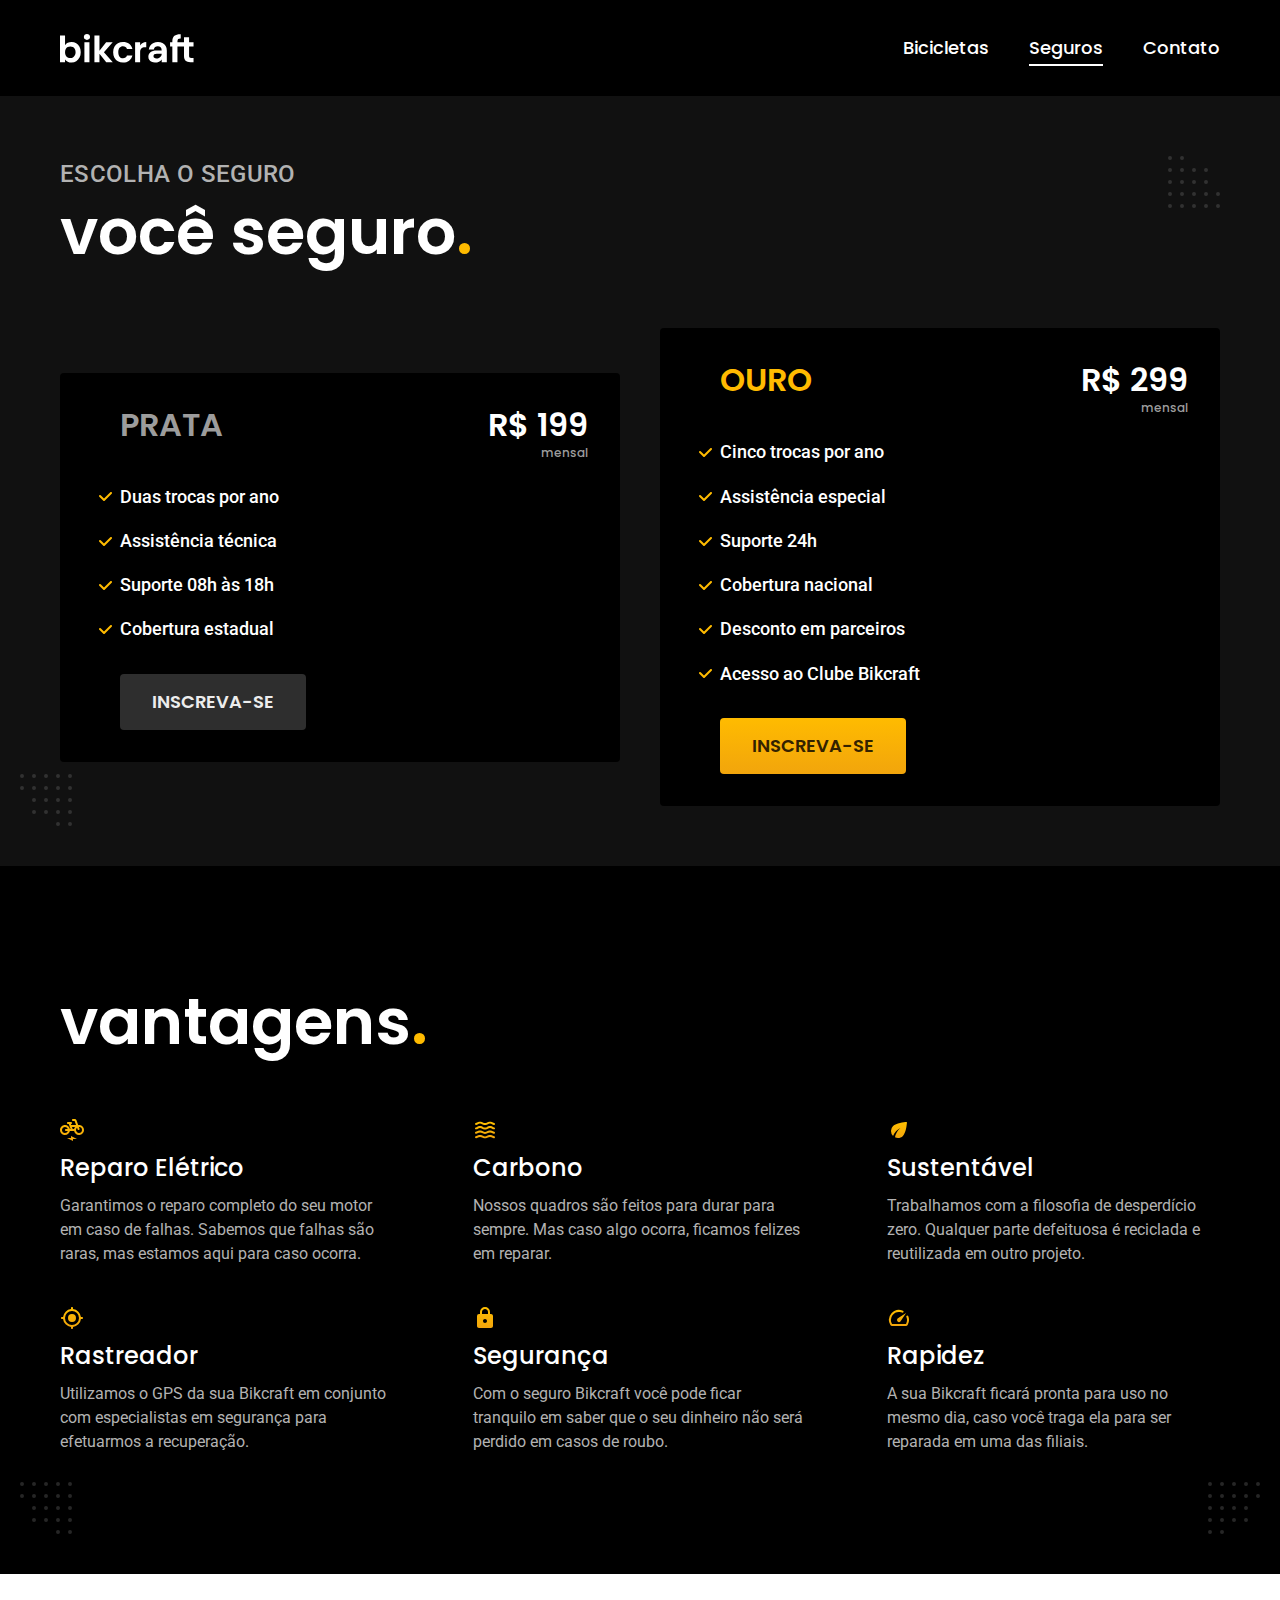
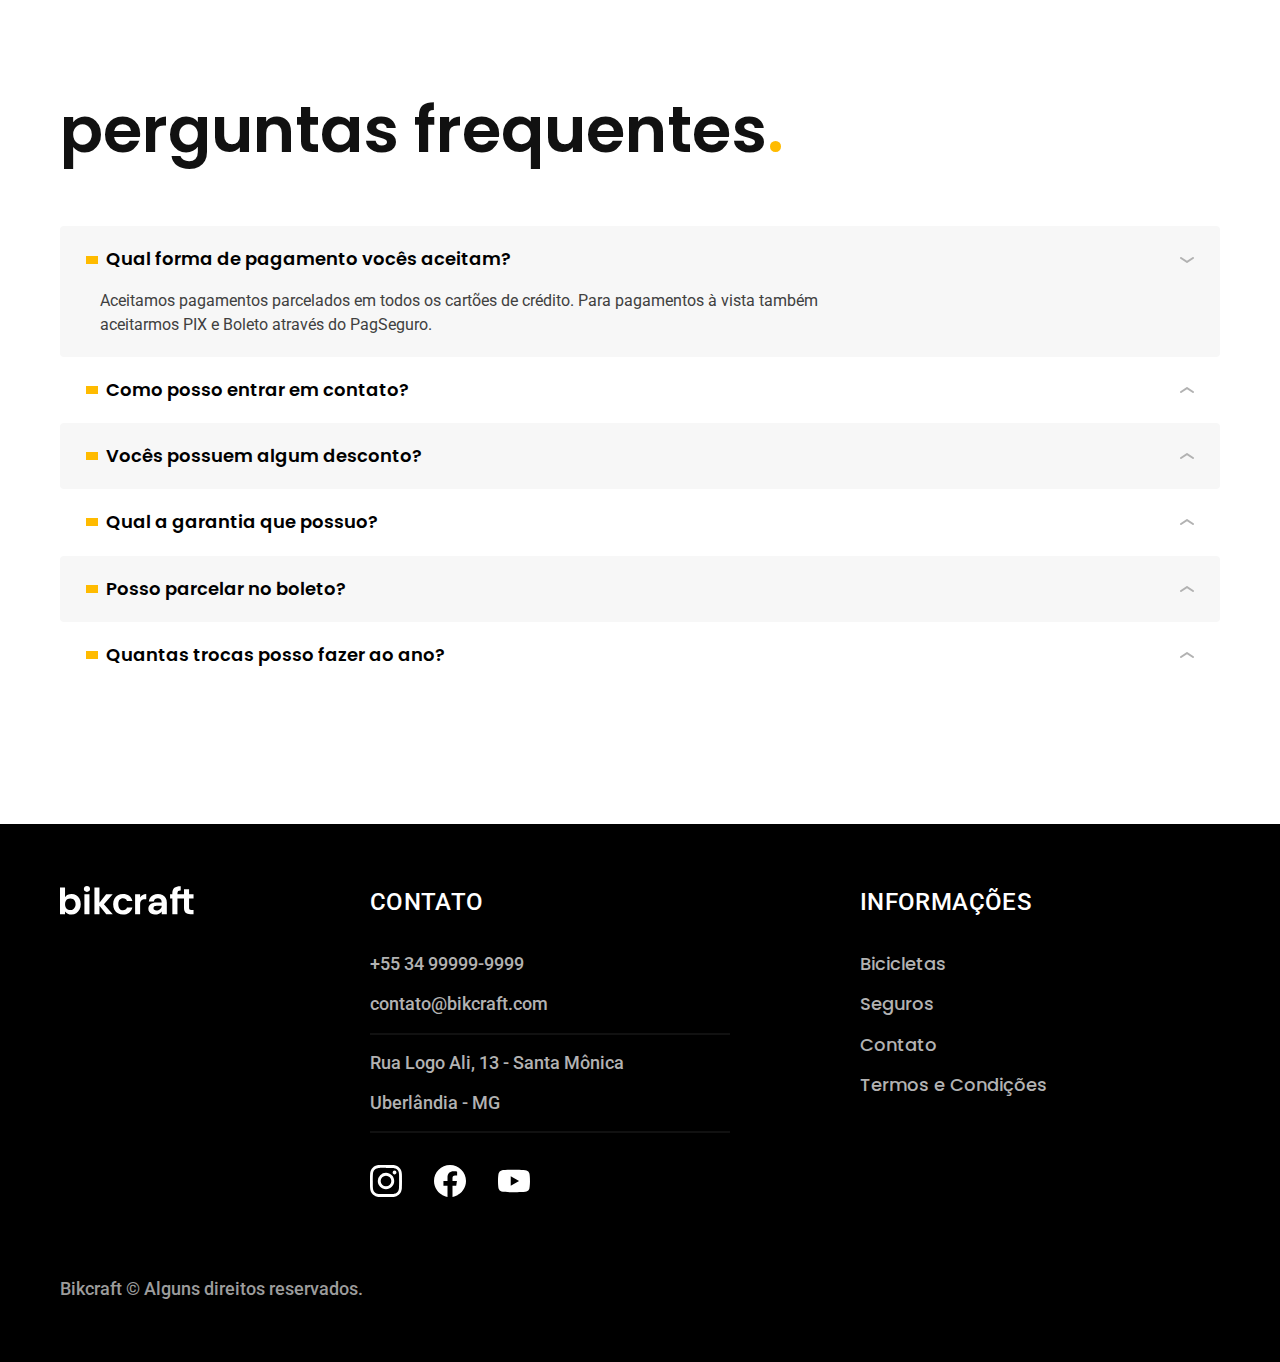
<file: seguros.html>
<!DOCTYPE html>

<html lang="pt-br">

<head>
  <meta charset="UTF-8">
  <meta name="viewport" content="width=device-width, initial-scale=1.0">
  <title>Seguros | Bikcraft</title>
  <meta name="description" content="Termos e condições.">

  <link rel="icon" href="./favicon.svg" type="image/svg+xml">
  <link rel="preload" href="./css/style.min.css" as="style">
  <link rel="stylesheet" href="./css/style.min.css">

  <link rel="preconnect" href="https://fonts.googleapis.com">
  <link rel="preconnect" href="https://fonts.gstatic.com" crossorigin>
  <link href="https://fonts.googleapis.com/css2?family=Fira+Sans:wght@400;700&family=Merriweather:ital,wght@1,900&family=Poppins:wght@400;600&family=Roboto:wght@400;500&display=swap" rel="stylesheet">

  <script>document.documentElement.classList.add('js');</script>
</head>

<body id="seguros">
  <header class="header-bg">
    <div class="header container">
      <a href="./">
        <img src="./img/bikcraft.svg" width="136" height="32" alt="Bikcraft">
      </a>

      <nav aria-label="primaria">
        <ul class="header-menu font-1-m cor-0">
          <li><a href="./bicicletas.html">Bicicletas</a></li>
          <li><a href="./seguros.html">Seguros</a></li>
          <li><a href="./contato.html">Contato</a></li>
        </ul>
      </nav>
    </div>
  </header>

  <main class="seguros-bg">
    <div class="titulo-bg">
      <div class="titulo container">
        <p class="font-2-l-b cor-5">Escolha o seguro</p>
        <h1 class="font-1-xxl cor-0">você seguro<span class="cor-p1">.</span></h1>
      </div>
    </div>

    <div class="seguros container">
      <div class="seguros-item fadeInLeft" data-anime="200">
        <h3 class="font-1-xl cor-6">PRATA</h3>
        <span class="font-1-xl cor-0">R$ 199 <span class="font-1-xs cor-6">mensal</span></span>
        <ul class="font-2-m cor-0">
          <li>Duas trocas por ano</li>
          <li>Assistência técnica</li>
          <li>Suporte 08h às 18h</li>
          <li>Cobertura estadual</li>
        </ul>
        <a class="botao secundario" href="./orcamento.html?tipo=seguro&produto=prata">Inscreva-se</a>
      </div>

      <div class="seguros-item fadeInRight" data-anime="400">
        <h3 class="font-1-xl cor-p1">OURO</h3>
        <span class="font-1-xl cor-0">R$ 299 <span class="font-1-xs cor-6">mensal</span></span>
        <ul class="font-2-m cor-0">
          <li>Cinco trocas por ano</li>
          <li>Assistência especial</li>
          <li>Suporte 24h</li>
          <li>Cobertura nacional</li>
          <li>Desconto em parceiros</li>
          <li>Acesso ao Clube Bikcraft</li>
        </ul>
        <a class="botao" href="./orcamento.html?tipo=seguro&produto=ouro">Inscreva-se</a>
      </div>
    </div>
  </main>

  <article class="vantagens-bg">
    <div class="vantagens container">
      <h2 class="font-1-xxl cor-0">vantagens<span class="cor-p1">.</span></h2>
      <ul>
        <li>
          <img src="./img/icones/eletrica.svg" width="24" height="24" alt="">
          <h3 class="font-1-l cor-0">Reparo Elétrico</h3>
          <p class="font-2-s cor-5">Garantimos o reparo completo do seu motor em caso de falhas. Sabemos que falhas são raras, mas estamos aqui para caso ocorra.</p>
        </li>
        <li>
          <img src="./img/icones/carbono.svg" width="24" height="24" alt="">
          <h3 class="font-1-l cor-0">Carbono</h3>
          <p class="font-2-s cor-5">Nossos quadros são feitos para durar para sempre. Mas caso algo ocorra, ficamos felizes em reparar.</p>
        </li>
        <li>
          <img src="./img/icones/sustentavel.svg" width="24" height="24" alt="">
          <h3 class="font-1-l cor-0">Sustentável</h3>
          <p class="font-2-s cor-5">Trabalhamos com a filosofia de desperdício zero. Qualquer parte defeituosa é reciclada e reutilizada em outro projeto.</p>
        </li>
        <li>
          <img src="./img/icones/rastreador.svg" width="24" height="24" alt="">
          <h3 class="font-1-l cor-0">Rastreador</h3>
          <p class="font-2-s cor-5">Utilizamos o GPS da sua Bikcraft em conjunto com especialistas em segurança para efetuarmos a recuperação.</p>
        </li>
        <li>
          <img src="./img/icones/seguro.svg" width="24" height="24" alt="">
          <h3 class="font-1-l cor-0">Segurança</h3>
          <p class="font-2-s cor-5">Com o seguro Bikcraft você pode ficar tranquilo em saber que o seu dinheiro não será perdido em casos de roubo.</p>
        </li>
        <li>
          <img src="./img/icones/velocidade.svg" width="24" height="24" alt="">
          <h3 class="font-1-l cor-0">Rapidez</h3>
          <p class="font-2-s cor-5">A sua Bikcraft ficará pronta para uso no mesmo dia, caso você traga ela para ser reparada em uma das filiais.</p>
        </li>
      </ul>
    </div>
  </article>

  <article class="perguntas container">
    <h2 class="font-1-xxl">perguntas frequentes<span class="cor-p1">.</span></h2>

    <dl>
      <div>
        <dt><button class="font-1-m-b" aria-controls="pergunta1" aria-expanded="true">Qual forma de pagamento vocês aceitam?</button></dt>
        <dd id="pergunta1" class="font-2-s cor-9 ativa">Aceitamos pagamentos parcelados em todos os cartões de crédito. Para pagamentos à vista também aceitarmos PIX e Boleto através do PagSeguro.</dd>
      </div>
      <div>
        <dt><button class="font-1-m-b" aria-controls="pergunta2" aria-expanded="false">Como posso entrar em contato?</button></dt>
        <dd id="pergunta2" class="font-2-s cor-9">Aceitamos pagamentos parcelados em todos os cartões de crédito. Para pagamentos à vista também aceitarmos PIX e Boleto através do PagSeguro.</dd>
      </div>
      <div>
        <dt><button class="font-1-m-b" aria-controls="pergunta3" aria-expanded="false">Vocês possuem algum desconto?</button></dt>
        <dd id="pergunta3" class="font-2-s cor-9">Aceitamos pagamentos parcelados em todos os cartões de crédito. Para pagamentos à vista também aceitarmos PIX e Boleto através do PagSeguro.</dd>
      </div>
      <div>
        <dt><button class="font-1-m-b" aria-controls="pergunta4" aria-expanded="false">Qual a garantia que possuo?</button></dt>
        <dd id="pergunta4" class="font-2-s cor-9">Aceitamos pagamentos parcelados em todos os cartões de crédito. Para pagamentos à vista também aceitarmos PIX e Boleto através do PagSeguro.</dd>
      </div>
      <div>
        <dt><button class="font-1-m-b" aria-controls="pergunta5" aria-expanded="false">Posso parcelar no boleto?</button></dt>
        <dd id="pergunta5" class="font-2-s cor-9">Aceitamos pagamentos parcelados em todos os cartões de crédito. Para pagamentos à vista também aceitarmos PIX e Boleto através do PagSeguro.</dd>
      </div>
      <div>
        <dt><button class="font-1-m-b" aria-controls="pergunta6" aria-expanded="false">Quantas trocas posso fazer ao ano?</button></dt>
        <dd id="pergunta6" class="font-2-s cor-9">Aceitamos pagamentos parcelados em todos os cartões de crédito. Para pagamentos à vista também aceitarmos PIX e Boleto através do PagSeguro.</dd>
      </div>
    </dl>
  </article>

  <footer class="footer-bg">
    <div class="footer container">
      <img src="./img/bikcraft.svg" width="136" height="32" alt="Bikcraft">
      <div class="footer-contato">
        <h3 class="font-2-l-b cor-0">Contato</h3>
        <ul class="font-2-m cor-5">
          <li><a href="tel:+5534999999999">+55 34 99999-9999</a></li>
          <li><a href="mailto:contato@bikcraft.com">contato@bikcraft.com</a></li>
          <li>Rua Logo Ali, 13 - Santa Mônica</li>
          <li>Uberlândia - MG</li>
        </ul>
        <div class="footer-redes">
          <a href="./">
            <img src="./img/redes/instagram.svg" width="32" height="32" alt="Instagram">
          </a>
          <a href="./">
            <img src="./img/redes/facebook.svg" width="32" height="32" alt="Facebook">
          </a>
          <a href="./">
            <img src="./img/redes/youtube.svg" width="32" height="32" alt="Youtube">
          </a>
        </div>
      </div>
      <div class="footer-informacoes">
        <h3 class="font-2-l-b cor-0">Informações</h3>
        <nav>
          <ul class="font-1-m cor-5">
            <li><a href="./bicicletas.html">Bicicletas</a></li>
            <li><a href="./seguros.html">Seguros</a></li>
            <li><a href="./contato.html">Contato</a></li>
            <li><a href="./termos.html">Termos e Condições</a></li>
          </ul>
        </nav>
      </div>
      <p class="footer-copy font-2-m cor-6">Bikcraft © Alguns direitos reservados.</p>
    </div>
  </footer>

  <script src="./js/plugins/simple-anime.js"></script>
  <script src="./js/script.js"></script>
</body>

</html>
</file>
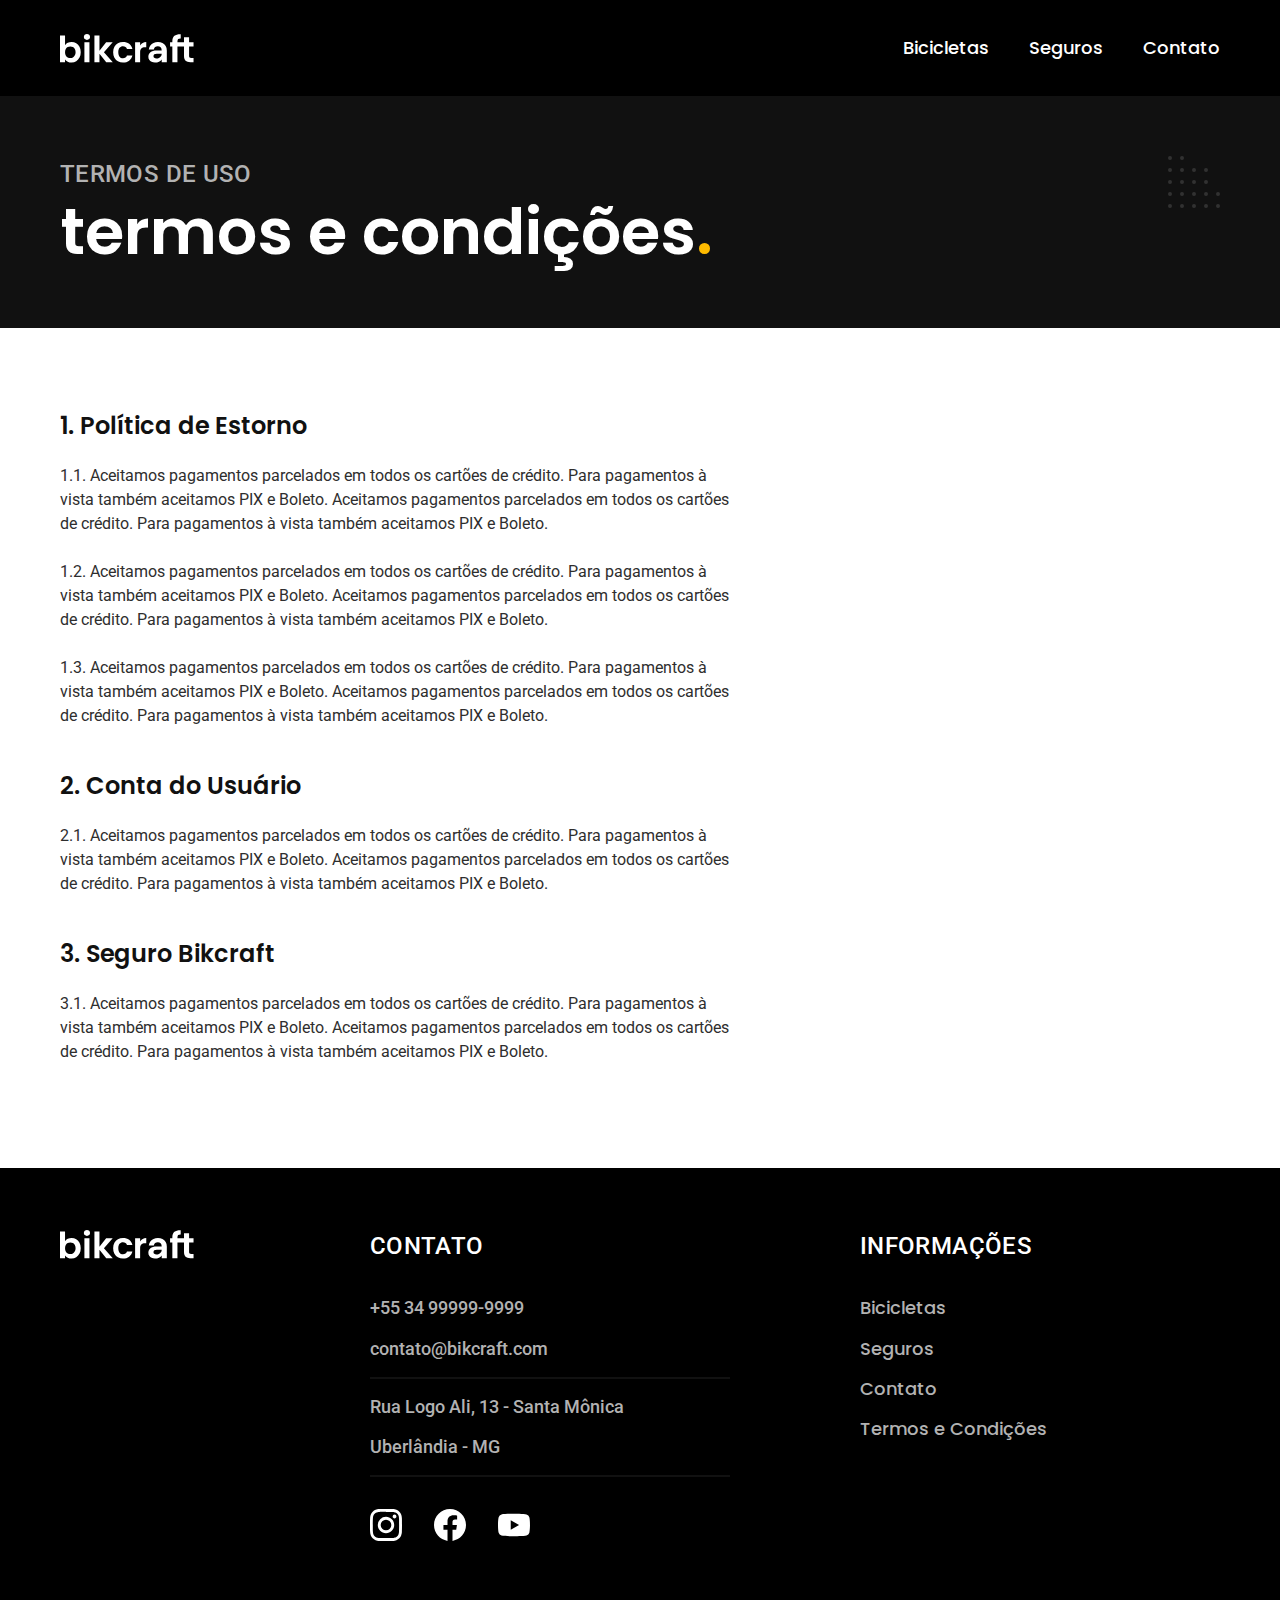
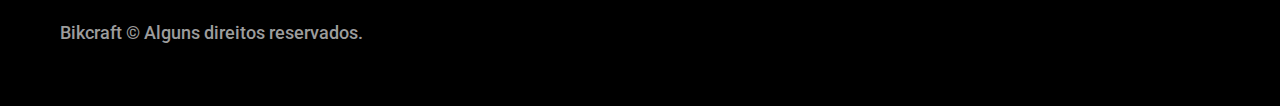
<file: termos.html>
<!DOCTYPE html>

<html lang="pt-br">

<head>
  <meta charset="UTF-8">
  <meta name="viewport" content="width=device-width, initial-scale=1.0">
  <title>Termos e Condições | Bikcraft</title>
  <meta name="description" content="Termos e condições.">

  <link rel="icon" href="./favicon.svg" type="image/svg+xml">
  <link rel="preload" href="./css/style.min.css" as="style">
  <link rel="stylesheet" href="./css/style.min.css">

  <link rel="preconnect" href="https://fonts.googleapis.com">
  <link rel="preconnect" href="https://fonts.gstatic.com" crossorigin>
  <link href="https://fonts.googleapis.com/css2?family=Fira+Sans:wght@400;700&family=Merriweather:ital,wght@1,900&family=Poppins:wght@400;600&family=Roboto:wght@400;500&display=swap" rel="stylesheet">

  <script>document.documentElement.classList.add('js');</script>
</head>

<body id="termos">
  <header class="header-bg">
    <div class="header container">
      <a href="./">
        <img src="./img/bikcraft.svg" width="136" height="32" alt="Bikcraft">
      </a>

      <nav aria-label="primaria">
        <ul class="header-menu font-1-m cor-0">
          <li><a href="./bicicletas.html">Bicicletas</a></li>
          <li><a href="./seguros.html">Seguros</a></li>
          <li><a href="./contato.html">Contato</a></li>
        </ul>
      </nav>
    </div>
  </header>

  <main>
    <div class="titulo-bg">
      <div class="titulo container">
        <p class="font-2-l-b cor-5">Termos de Uso</p>
        <h1 class="font-1-xxl cor-0">termos e condições<span class="cor-p1">.</span></h1>
      </div>
    </div>

    <div class="termos font-2-s cor-10 container">
      <h2 class="font-1-l cor-11">1. Política de Estorno</h2>
      <p>1.1. Aceitamos pagamentos parcelados em todos os cartões de crédito. Para pagamentos à vista também aceitamos PIX e Boleto. Aceitamos pagamentos parcelados em todos os cartões de crédito. Para pagamentos à vista também aceitamos PIX e Boleto.</p>
      <p>1.2. Aceitamos pagamentos parcelados em todos os cartões de crédito. Para pagamentos à vista também aceitamos PIX e Boleto. Aceitamos pagamentos parcelados em todos os cartões de crédito. Para pagamentos à vista também aceitamos PIX e Boleto.</p>
      <p>1.3. Aceitamos pagamentos parcelados em todos os cartões de crédito. Para pagamentos à vista também aceitamos PIX e Boleto. Aceitamos pagamentos parcelados em todos os cartões de crédito. Para pagamentos à vista também aceitamos PIX e Boleto.</p>
      <h2 class="font-1-l cor-11">2. Conta do Usuário</h2>
      <p>2.1. Aceitamos pagamentos parcelados em todos os cartões de crédito. Para pagamentos à vista também aceitamos PIX e Boleto. Aceitamos pagamentos parcelados em todos os cartões de crédito. Para pagamentos à vista também aceitamos PIX e Boleto.</p>
      <h2 class="font-1-l cor-11">3. Seguro Bikcraft</h2>
      <p>3.1. Aceitamos pagamentos parcelados em todos os cartões de crédito. Para pagamentos à vista também aceitamos PIX e Boleto. Aceitamos pagamentos parcelados em todos os cartões de crédito. Para pagamentos à vista também aceitamos PIX e Boleto.</p>
    </div>
  </main>

  <footer class="footer-bg">
    <div class="footer container">
      <img src="./img/bikcraft.svg" width="136" height="32" alt="Bikcraft">
      <div class="footer-contato">
        <h3 class="font-2-l-b cor-0">Contato</h3>
        <ul class="font-2-m cor-5">
          <li><a href="tel:+5534999999999">+55 34 99999-9999</a></li>
          <li><a href="mailto:contato@bikcraft.com">contato@bikcraft.com</a></li>
          <li>Rua Logo Ali, 13 - Santa Mônica</li>
          <li>Uberlândia - MG</li>
        </ul>
        <div class="footer-redes">
          <a href="./">
            <img src="./img/redes/instagram.svg" width="32" height="32" alt="Instagram">
          </a>
          <a href="./">
            <img src="./img/redes/facebook.svg" width="32" height="32" alt="Facebook">
          </a>
          <a href="./">
            <img src="./img/redes/youtube.svg" width="32" height="32" alt="Youtube">
          </a>
        </div>
      </div>
      <div class="footer-informacoes">
        <h3 class="font-2-l-b cor-0">Informações</h3>
        <nav>
          <ul class="font-1-m cor-5">
            <li><a href="./bicicletas.html">Bicicletas</a></li>
            <li><a href="./seguros.html">Seguros</a></li>
            <li><a href="./contato.html">Contato</a></li>
            <li><a href="./termos.html">Termos e Condições</a></li>
          </ul>
        </nav>
      </div>
      <p class="footer-copy font-2-m cor-6">Bikcraft © Alguns direitos reservados.</p>
    </div>
  </footer>
  <script src="./js/script.js"></script>
</body>

</html>
</file>
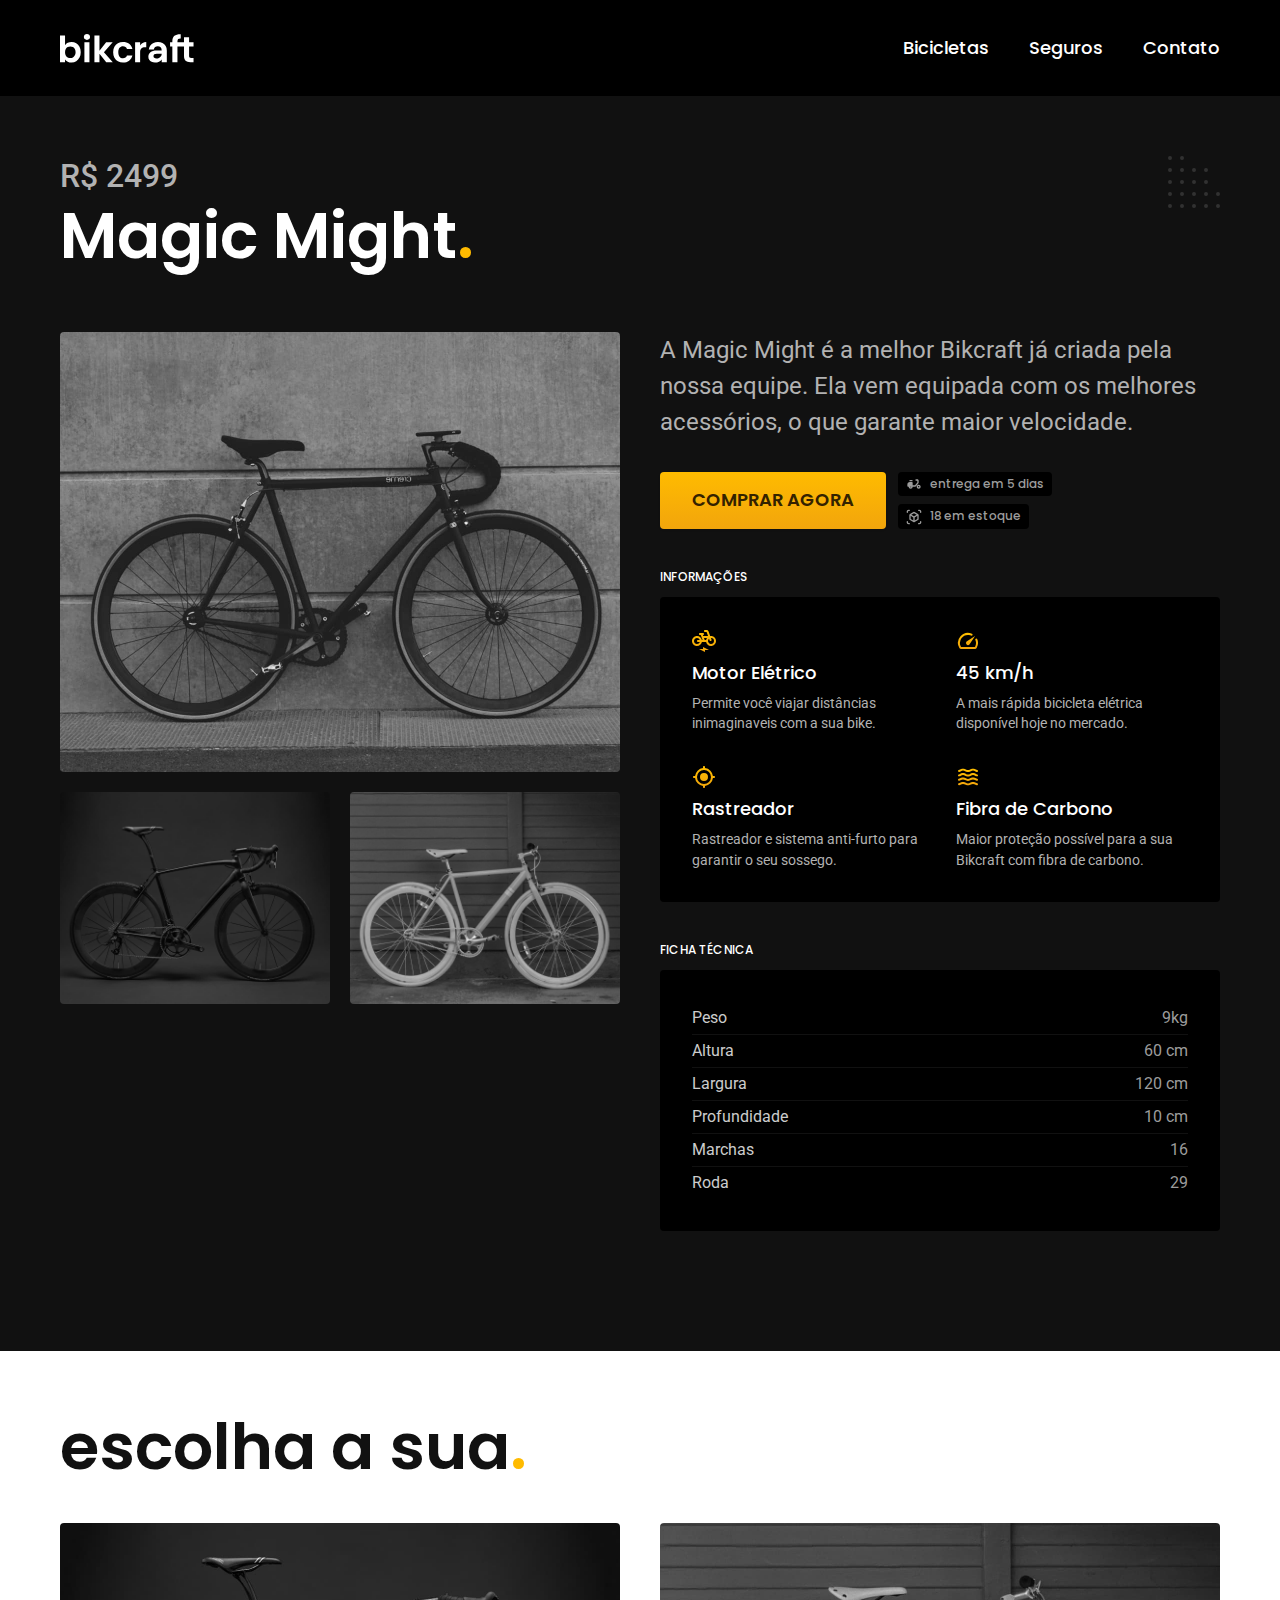
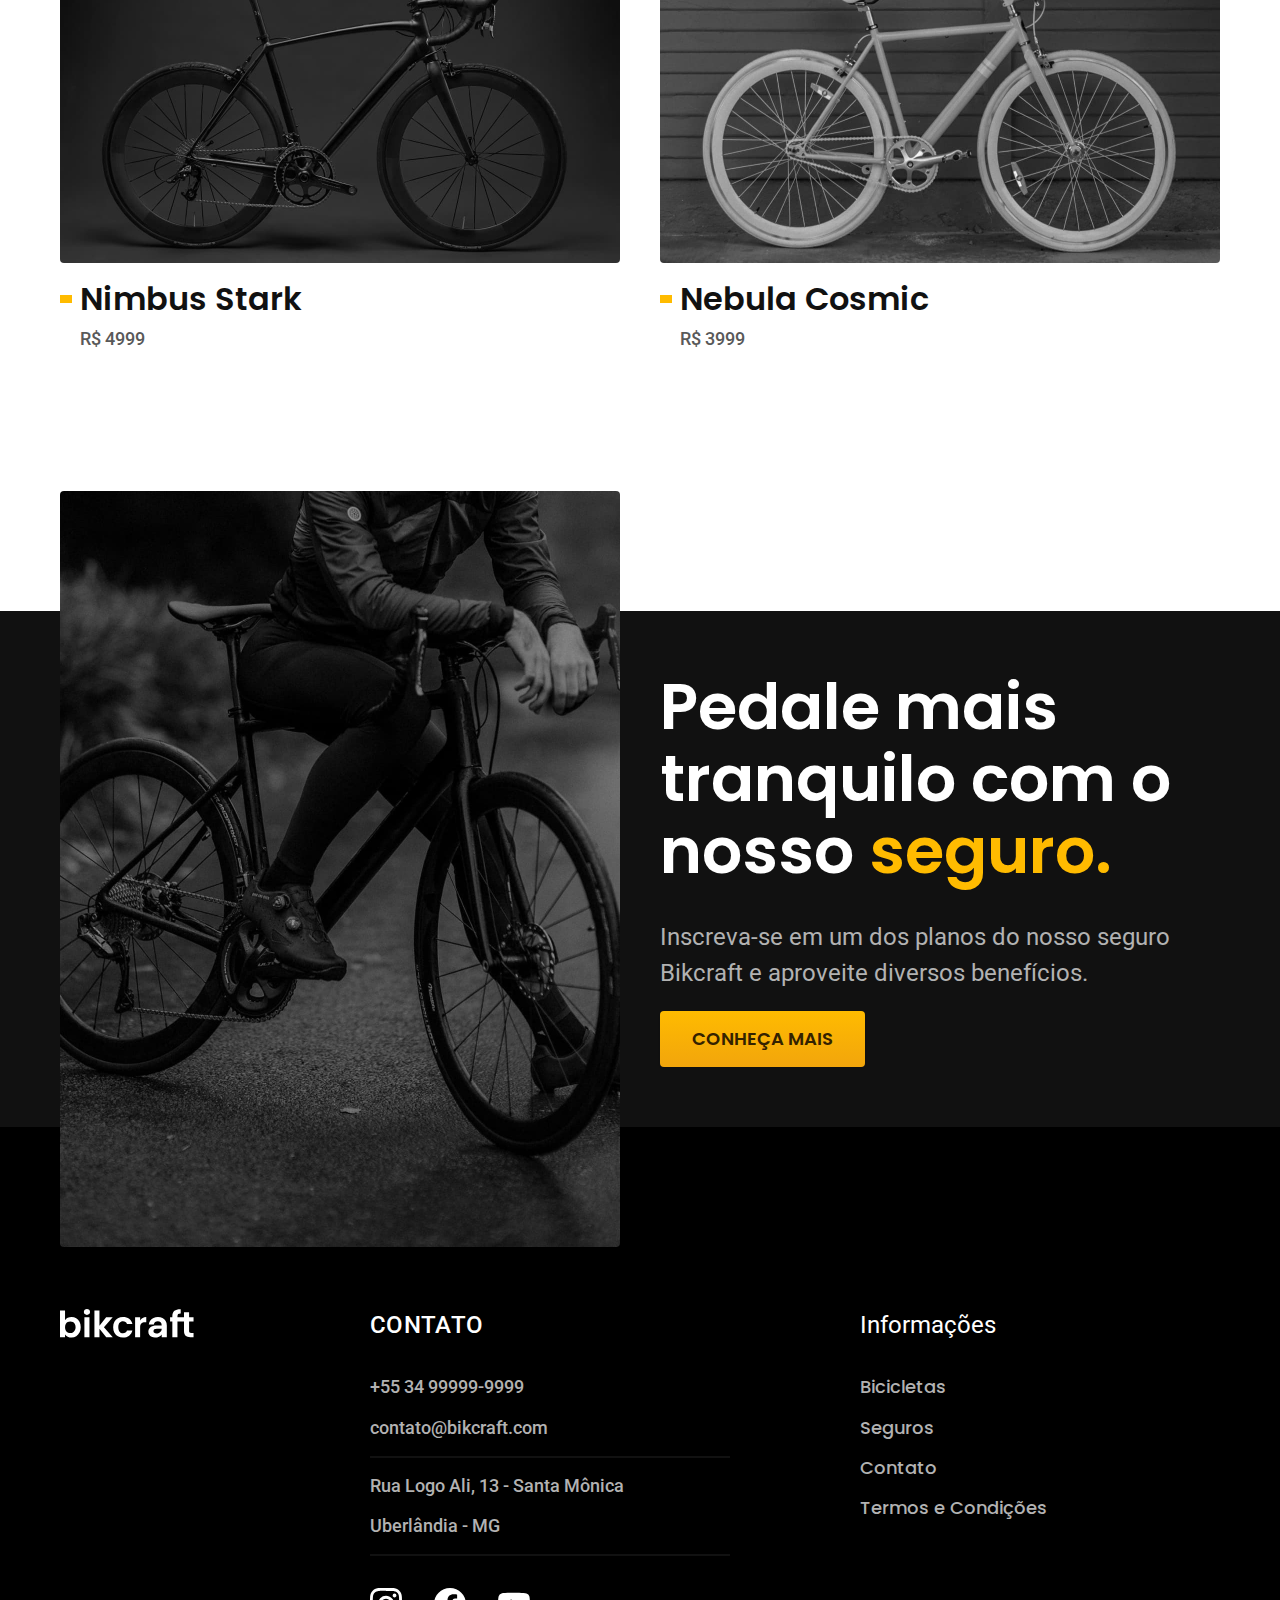
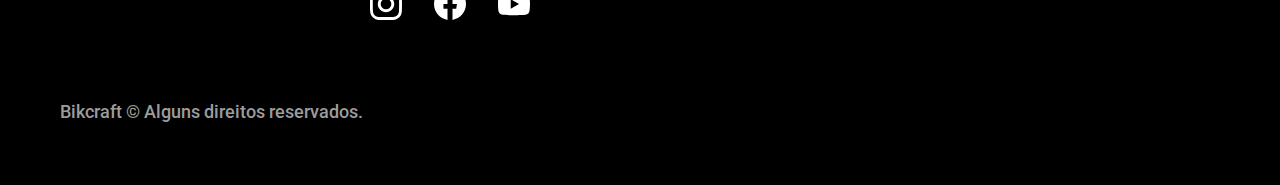
<file: bicicletas/magic.html>
<!DOCTYPE html>
<html lang="pt-br">

<head>
  <meta charset="UTF-8">
  <meta name="viewport" content="width=device-width, initial-scale=1.0">

  <title>Magic Might| Bikcraft</title>
  <meta name="description" content="Magic Might.">

  <link rel="icon" href="../favicon.svg" type="image/svg+xml">
  <link rel="preload" href="../css/style.min.css" as="style">
  <link rel="stylesheet" href="../css/style.min.css">

  <link rel="preconnect" href="https://fonts.googleapis.com">
  <link rel="preconnect" href="https://fonts.gstatic.com" crossorigin>
  <link href="https://fonts.googleapis.com/css2?family=Fira+Sans:wght@400;700&family=Merriweather:ital,wght@1,900&family=Poppins:wght@400;600&family=Roboto:wght@400;500&display=swap" rel="stylesheet">
  <script>document.documentElement.classList.add('js');</script>
</head>

<body id="bicicleta">
  <header class="header-bg">
    <div class="header container">
      <a href="../">
        <img src="../img/bikcraft.svg" alt="Bikcraft">
      </a>

      <nav aria-label="primaria">
        <ul class="header-menu font-1-m cor-0">
          <li><a href="../bicicletas.html">Bicicletas</a></li>
          <li><a href="../seguros.html">Seguros</a></li>
          <li><a href="../contato.html">Contato</a></li>
        </ul>
      </nav>
    </div>
  </header>

  <main class="titulo-bg">
    <div>
      <div class="titulo container">
        <p class="font-2-xl cor-5">R$ 2499</p>
        <h1 class="font-1-xxl cor-0">Magic Might<span class="cor-p1">.</span></h1>
      </div>
    </div>
    <div class="bicicleta container">
      <div class="bicicleta-imagens">
        <img src="../img/bicicleta/nimbus2.jpg" alt="Bicicleta 1">
        <img src="../img/bicicleta/nimbus1.jpg" alt="Bicicleta 2">
        <img src="../img/bicicleta/nimbus3.jpg" alt="Bicicleta 3">
      </div>
      <div class="bicicleta-conteudo">
        <p class="font-2-l cor-5">A Magic Might é a melhor Bikcraft já criada pela nossa equipe. Ela vem equipada com os melhores acessórios, o que garante maior velocidade.</p>
        <div class="bicicleta-comprar">
          <a class="botao" href="../orcamento.html?tipo=bikcraft&produto=magic">Comprar Agora</a>
          <span class="font-1-xs cor-6"> <img src="../img/icones/entrega.svg" alt="">entrega em 5 dias</span>
          <span class="font-1-xs cor-6"> <img src="../img/icones/estoque.svg" alt="">18 em estoque</span>
        </div>

        <h2 class="font-1-xs cor-0">Informações</h2>
        <ul class="bicicleta-informacoes">
          <li>
            <img src="../img/icones/eletrica.svg" alt="">
            <h3 class="font-1-m cor-0">Motor Elétrico</h3>
            <p class="font-2-xs cor-5">Permite você viajar distâncias inimaginaveis com a sua bike.</p>
          </li>
          <li>
            <img src="../img/icones/velocidade.svg" alt="">
            <h3 class="font-1-m cor-0">45 km/h</h3>
            <p class="font-2-xs cor-5">A mais rápida bicicleta elétrica disponível hoje no mercado.</p>
          </li>
          <li>
            <img src="../img/icones/rastreador.svg" alt="">
            <h3 class="font-1-m cor-0">Rastreador</h3>
            <p class="font-2-xs cor-5">Rastreador e sistema anti-furto para garantir o seu sossego.</p>
          </li>
          <li>
            <img src="../img/icones/carbono.svg" alt="">
            <h3 class="font-1-m cor-0">Fibra de Carbono</h3>
            <p class="font-2-xs cor-5">Maior proteção possível para a sua Bikcraft com fibra de carbono.</p>
          </li>
        </ul>
        <h2 class="font-1-xs cor-0">Ficha Técnica</h2>
        <ul class="bicicleta-ficha font-2-s cor-4">
          <li>Peso <span>9kg</span></li>
          <li>Altura <span>60 cm</span></li>
          <li>Largura <span>120 cm</span></li>
          <li>Profundidade <span>10 cm</span></li>
          <li>Marchas <span>16</span></li>
          <li>Roda <span>29</span></li>
        </ul>
      </div>
    </div>
  </main>

  <article class="bicicletas-lista container">
    <h2 class="font-1-xxl">escolha a sua<span class="cor-p1">.</span></h2>

    <ul>
      <li>
        <a href="./nimbus.html">
          <img src="../img/bicicletas/nimbus.jpg" alt="Bicicleta preta">
          <h3 class="font-1-xl">Nimbus Stark</h3>
          <span class="font-2-m cor-8">R$ 4999</span>
        </a>
      </li>
      <li>
        <a href="./nebula.html">
          <img src="../img/bicicletas/nebula.jpg" alt="Bicicleta preta">
          <h3 class="font-1-xl">Nebula Cosmic</h3>
          <span class="font-2-m cor-8">R$ 3999</span>
        </a>
      </li>
    </ul>
  </article>

  <article class="seguro-bg">
    <div class="seguro container">
      <div class="seguro-imagem">
        <img src="../img/fotos/seguros.jpg" alt="Pessoa parada em cima de uma bicicleta.">
      </div>
      <div class="seguro-conteudo">
        <h2 class="font-1-xxl cor-0">Pedale mais tranquilo com o nosso <span class="cor-p1">seguro.</span></h2>
        <p class="font-2-l cor-5">Inscreva-se em um dos planos do nosso seguro Bikcraft e aproveite diversos benefícios.</p>
        <a class="botao" href="../seguros.html">Conheça Mais</a>
      </div>
    </div>
  </article>

  <footer class="footer-bg">
    <div class="footer container">
      <img src="../img/bikcraft.svg" alt="Bikcraft">
      <div class="footer-contato">
        <h3 class="font-2-l-b cor-0">Contato</h3>
        <ul class="font-2-m cor-5">
          <li><a href="tel:+5534999999999">+55 34 99999-9999</a></li>
          <li><a href="mailto:contato@bikcraft.com">contato@bikcraft.com</a></li>
          <li>Rua Logo Ali, 13 - Santa Mônica</li>
          <li>Uberlândia - MG</li>
        </ul>
        <div class="footer-redes">
          <a href="../">
            <img src="../img/redes/instagram.svg" alt="Instagram">
          </a>
          <a href="../">
            <img src="../img/redes/facebook.svg" alt="Facebook">
          </a>
          <a href="../">
            <img src="../img/redes/youtube.svg" alt="Youtube">
          </a>
        </div>
      </div>
      <div class="footer-informacoes">
        <h3 class="font-2-l cor-0">Informações</h3>
        <nav>
          <ul class="font-1-m cor-5">
            <li><a href="../bicicletas.html">Bicicletas</a></li>
            <li><a href="../seguros.html">Seguros</a></li>
            <li><a href="../contato.html">Contato</a></li>
            <li><a href="../termos.html">Termos e Condições</a></li>
          </ul>
        </nav>
      </div>
      <p class="footer-copy font-2-m cor-6">Bikcraft © Alguns direitos reservados.</p>
    </div>
  </footer>
  <script src="../js/script.js"></script>
</body>

</html>
</file>
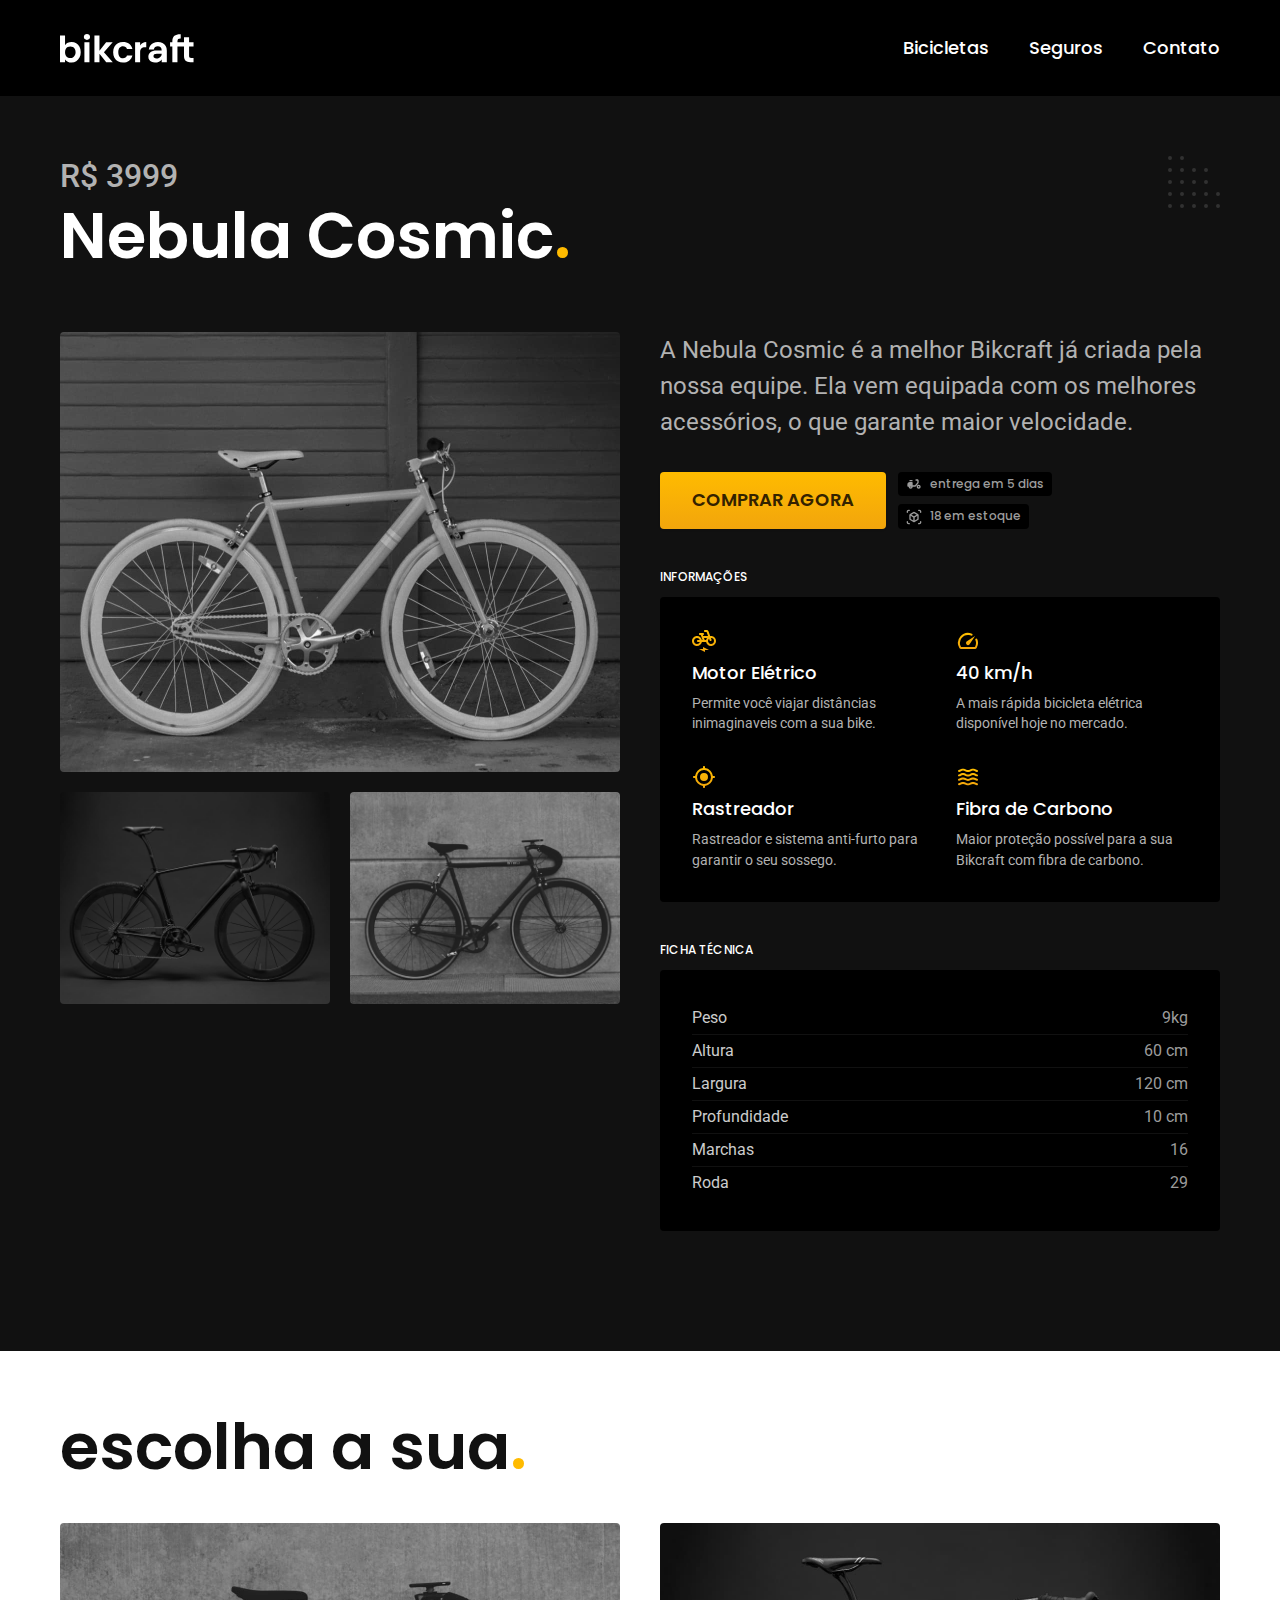
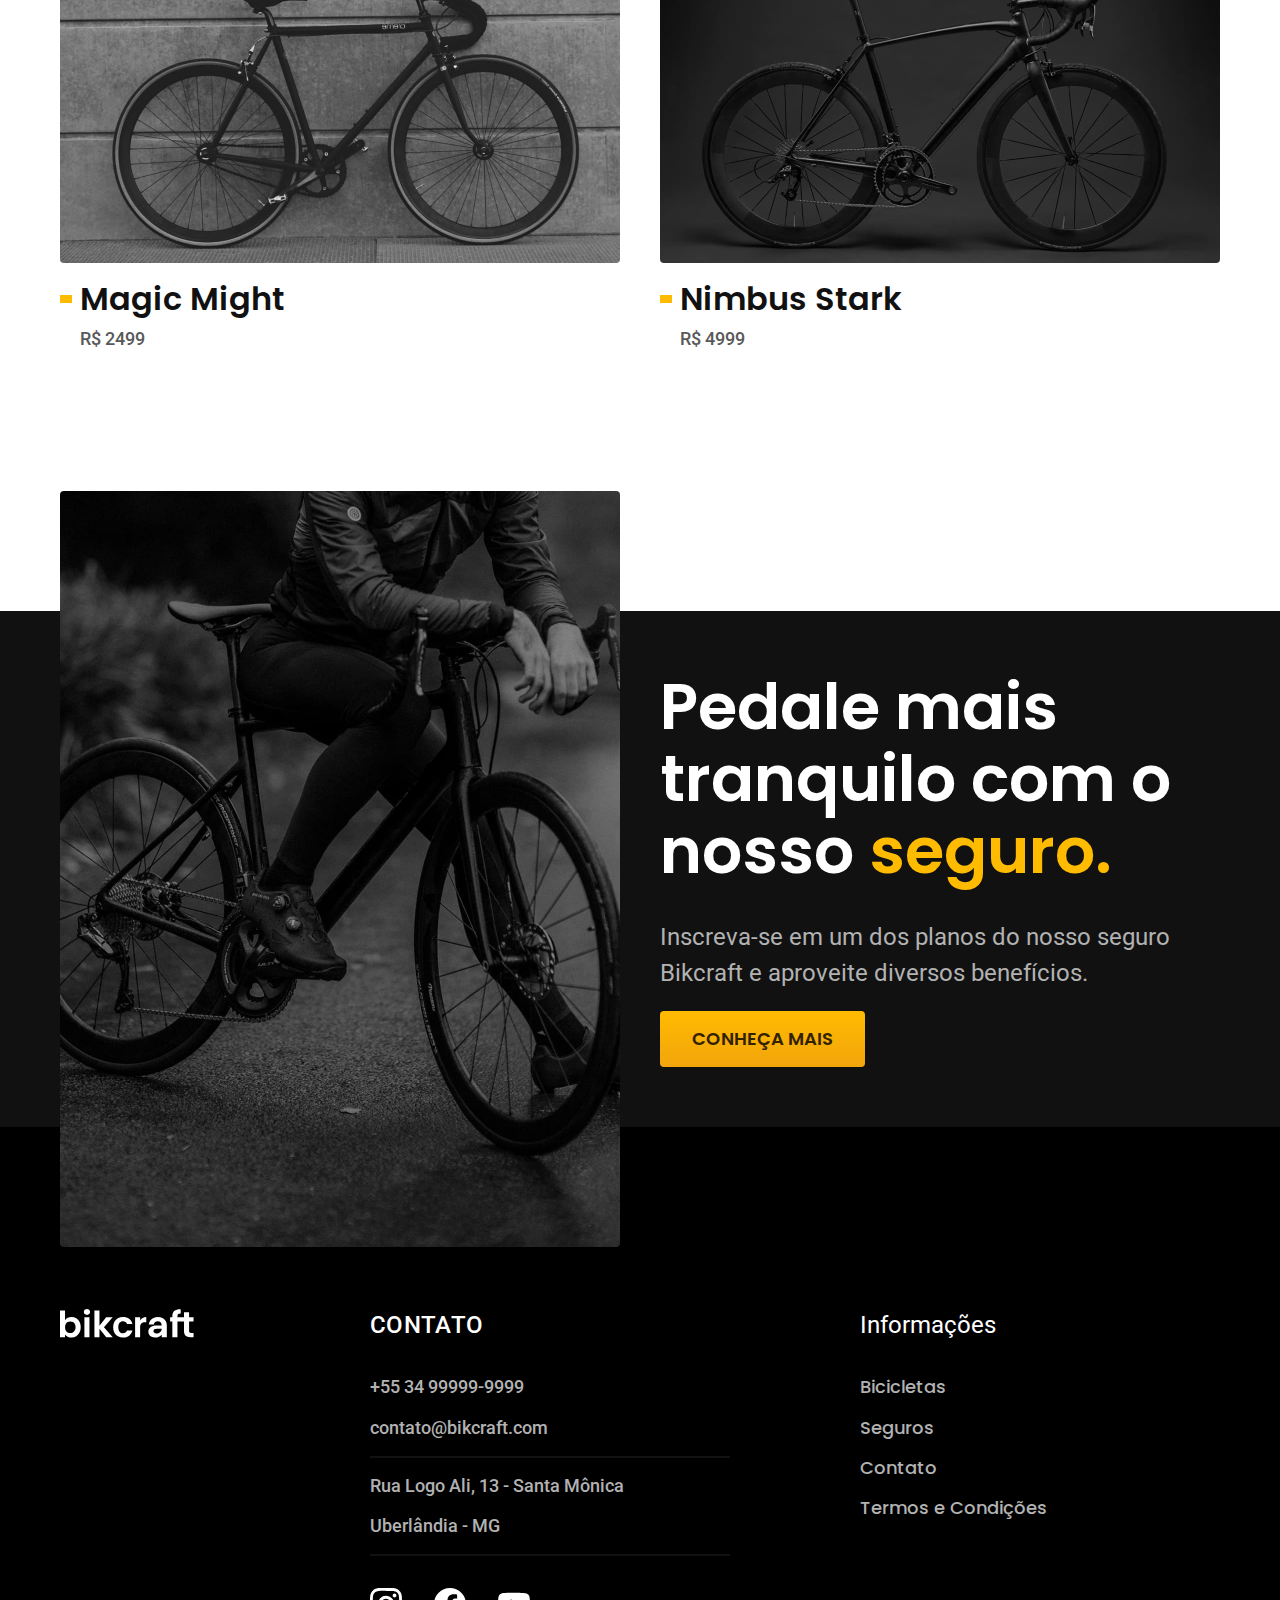
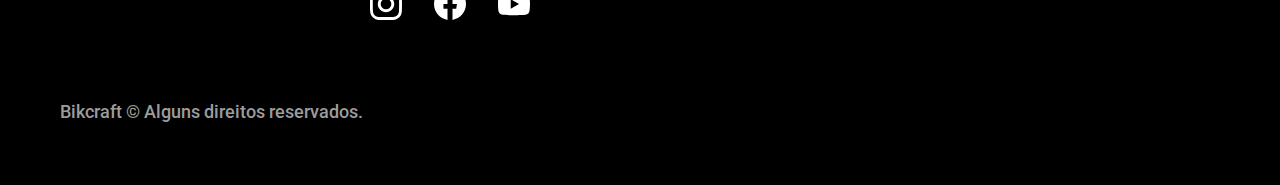
<file: bicicletas/nebula.html>
<!DOCTYPE html>

<html lang="pt-br">

<head>
  <meta charset="UTF-8">
  <meta name="viewport" content="width=device-width, initial-scale=1.0">
  <title>Nebula Cosmic | Bikcraft</title>
  <meta name="description" content="Nebula Cosmic.">

  <link rel="icon" href="../favicon.svg" type="image/svg+xml">
  <link rel="preload" href="../css/style.min.css" as="style">
  <link rel="stylesheet" href="../css/style.min.css">

  <link rel="preconnect" href="https://fonts.googleapis.com">
  <link rel="preconnect" href="https://fonts.gstatic.com" crossorigin>
  <link href="https://fonts.googleapis.com/css2?family=Fira+Sans:wght@400;700&family=Merriweather:ital,wght@1,900&family=Poppins:wght@400;600&family=Roboto:wght@400;500&display=swap" rel="stylesheet">
  <script>document.documentElement.classList.add('js');</script>
</head>

<body id="bicicleta">
  <header class="header-bg">
    <div class="header container">
      <a href="../">
        <img src="../img/bikcraft.svg" alt="Bikcraft">
      </a>

      <nav aria-label="primaria">
        <ul class="header-menu font-1-m cor-0">
          <li><a href="../bicicletas.html">Bicicletas</a></li>
          <li><a href="../seguros.html">Seguros</a></li>
          <li><a href="../contato.html">Contato</a></li>
        </ul>
      </nav>
    </div>
  </header>

  <main class="titulo-bg">
    <div>
      <div class="titulo container">
        <p class="font-2-xl cor-5">R$ 3999</p>
        <h1 class="font-1-xxl cor-0">Nebula Cosmic<span class="cor-p1">.</span></h1>
      </div>
    </div>
    <div class="bicicleta container">
      <div class="bicicleta-imagens">
        <img src="../img/bicicleta/nimbus3.jpg" alt="Bicicleta 1">
        <img src="../img/bicicleta/nimbus1.jpg" alt="Bicicleta 2">
        <img src="../img/bicicleta/nimbus2.jpg" alt="Bicicleta 3">
      </div>
      <div class="bicicleta-conteudo">
        <p class="font-2-l cor-5">A Nebula Cosmic é a melhor Bikcraft já criada pela nossa equipe. Ela vem equipada com os melhores acessórios, o que garante maior velocidade.</p>
        <div class="bicicleta-comprar">
          <a class="botao" href="../orcamento.html?tipo=bikcraft&produto=nebula">Comprar Agora</a>
          <span class="font-1-xs cor-6"> <img src="../img/icones/entrega.svg" alt="">entrega em 5 dias</span>
          <span class="font-1-xs cor-6"> <img src="../img/icones/estoque.svg" alt="">18 em estoque</span>
        </div>

        <h2 class="font-1-xs cor-0">Informações</h2>
        <ul class="bicicleta-informacoes">
          <li>
            <img src="../img/icones/eletrica.svg" alt="">
            <h3 class="font-1-m cor-0">Motor Elétrico</h3>
            <p class="font-2-xs cor-5">Permite você viajar distâncias inimaginaveis com a sua bike.</p>
          </li>
          <li>
            <img src="../img/icones/velocidade.svg" alt="">
            <h3 class="font-1-m cor-0">40 km/h</h3>
            <p class="font-2-xs cor-5">A mais rápida bicicleta elétrica disponível hoje no mercado.</p>
          </li>
          <li>
            <img src="../img/icones/rastreador.svg" alt="">
            <h3 class="font-1-m cor-0">Rastreador</h3>
            <p class="font-2-xs cor-5">Rastreador e sistema anti-furto para garantir o seu sossego.</p>
          </li>
          <li>
            <img src="../img/icones/carbono.svg" alt="">
            <h3 class="font-1-m cor-0">Fibra de Carbono</h3>
            <p class="font-2-xs cor-5">Maior proteção possível para a sua Bikcraft com fibra de carbono.</p>
          </li>
        </ul>
        <h2 class="font-1-xs cor-0">Ficha Técnica</h2>
        <ul class="bicicleta-ficha font-2-s cor-4">
          <li>Peso <span>9kg</span></li>
          <li>Altura <span>60 cm</span></li>
          <li>Largura <span>120 cm</span></li>
          <li>Profundidade <span>10 cm</span></li>
          <li>Marchas <span>16</span></li>
          <li>Roda <span>29</span></li>
        </ul>
      </div>
    </div>
  </main>

  <article class="bicicletas-lista container">
    <h2 class="font-1-xxl">escolha a sua<span class="cor-p1">.</span></h2>

    <ul>
      <li>
        <a href="./magic.html">
          <img src="../img/bicicletas/magic.jpg" alt="Bicicleta preta">
          <h3 class="font-1-xl">Magic Might</h3>
          <span class="font-2-m cor-8">R$ 2499</span>
        </a>
      </li>
      <li>
        <a href="./nimbus.html">
          <img src="../img/bicicletas/nimbus.jpg" alt="Bicicleta preta">
          <h3 class="font-1-xl">Nimbus Stark</h3>
          <span class="font-2-m cor-8">R$ 4999</span>
        </a>
      </li>
    </ul>
  </article>

  <article class="seguro-bg">
    <div class="seguro container">
      <div class="seguro-imagem">
        <img src="../img/fotos/seguros.jpg" alt="Pessoa parada em cima de uma bicicleta.">
      </div>
      <div class="seguro-conteudo">
        <h2 class="font-1-xxl cor-0">Pedale mais tranquilo com o nosso <span class="cor-p1">seguro.</span></h2>
        <p class="font-2-l cor-5">Inscreva-se em um dos planos do nosso seguro Bikcraft e aproveite diversos benefícios.</p>
        <a class="botao" href="../seguros.html">Conheça Mais</a>
      </div>
    </div>
  </article>

  <footer class="footer-bg">
    <div class="footer container">
      <img src="../img/bikcraft.svg" alt="Bikcraft">
      <div class="footer-contato">
        <h3 class="font-2-l-b cor-0">Contato</h3>
        <ul class="font-2-m cor-5">
          <li><a href="tel:+5534999999999">+55 34 99999-9999</a></li>
          <li><a href="mailto:contato@bikcraft.com">contato@bikcraft.com</a></li>
          <li>Rua Logo Ali, 13 - Santa Mônica</li>
          <li>Uberlândia - MG</li>
        </ul>
        <div class="footer-redes">
          <a href="../">
            <img src="../img/redes/instagram.svg" alt="Instagram">
          </a>
          <a href="../">
            <img src="../img/redes/facebook.svg" alt="Facebook">
          </a>
          <a href="../">
            <img src="../img/redes/youtube.svg" alt="Youtube">
          </a>
        </div>
      </div>
      <div class="footer-informacoes">
        <h3 class="font-2-l cor-0">Informações</h3>
        <nav>
          <ul class="font-1-m cor-5">
            <li><a href="../bicicletas.html">Bicicletas</a></li>
            <li><a href="../seguros.html">Seguros</a></li>
            <li><a href="../contato.html">Contato</a></li>
            <li><a href="../termos.html">Termos e Condições</a></li>
          </ul>
        </nav>
      </div>
      <p class="footer-copy font-2-m cor-6">Bikcraft © Alguns direitos reservados.</p>
    </div>
  </footer>
  <script src="../js/script.js"></script>
</body>

</html>
</file>
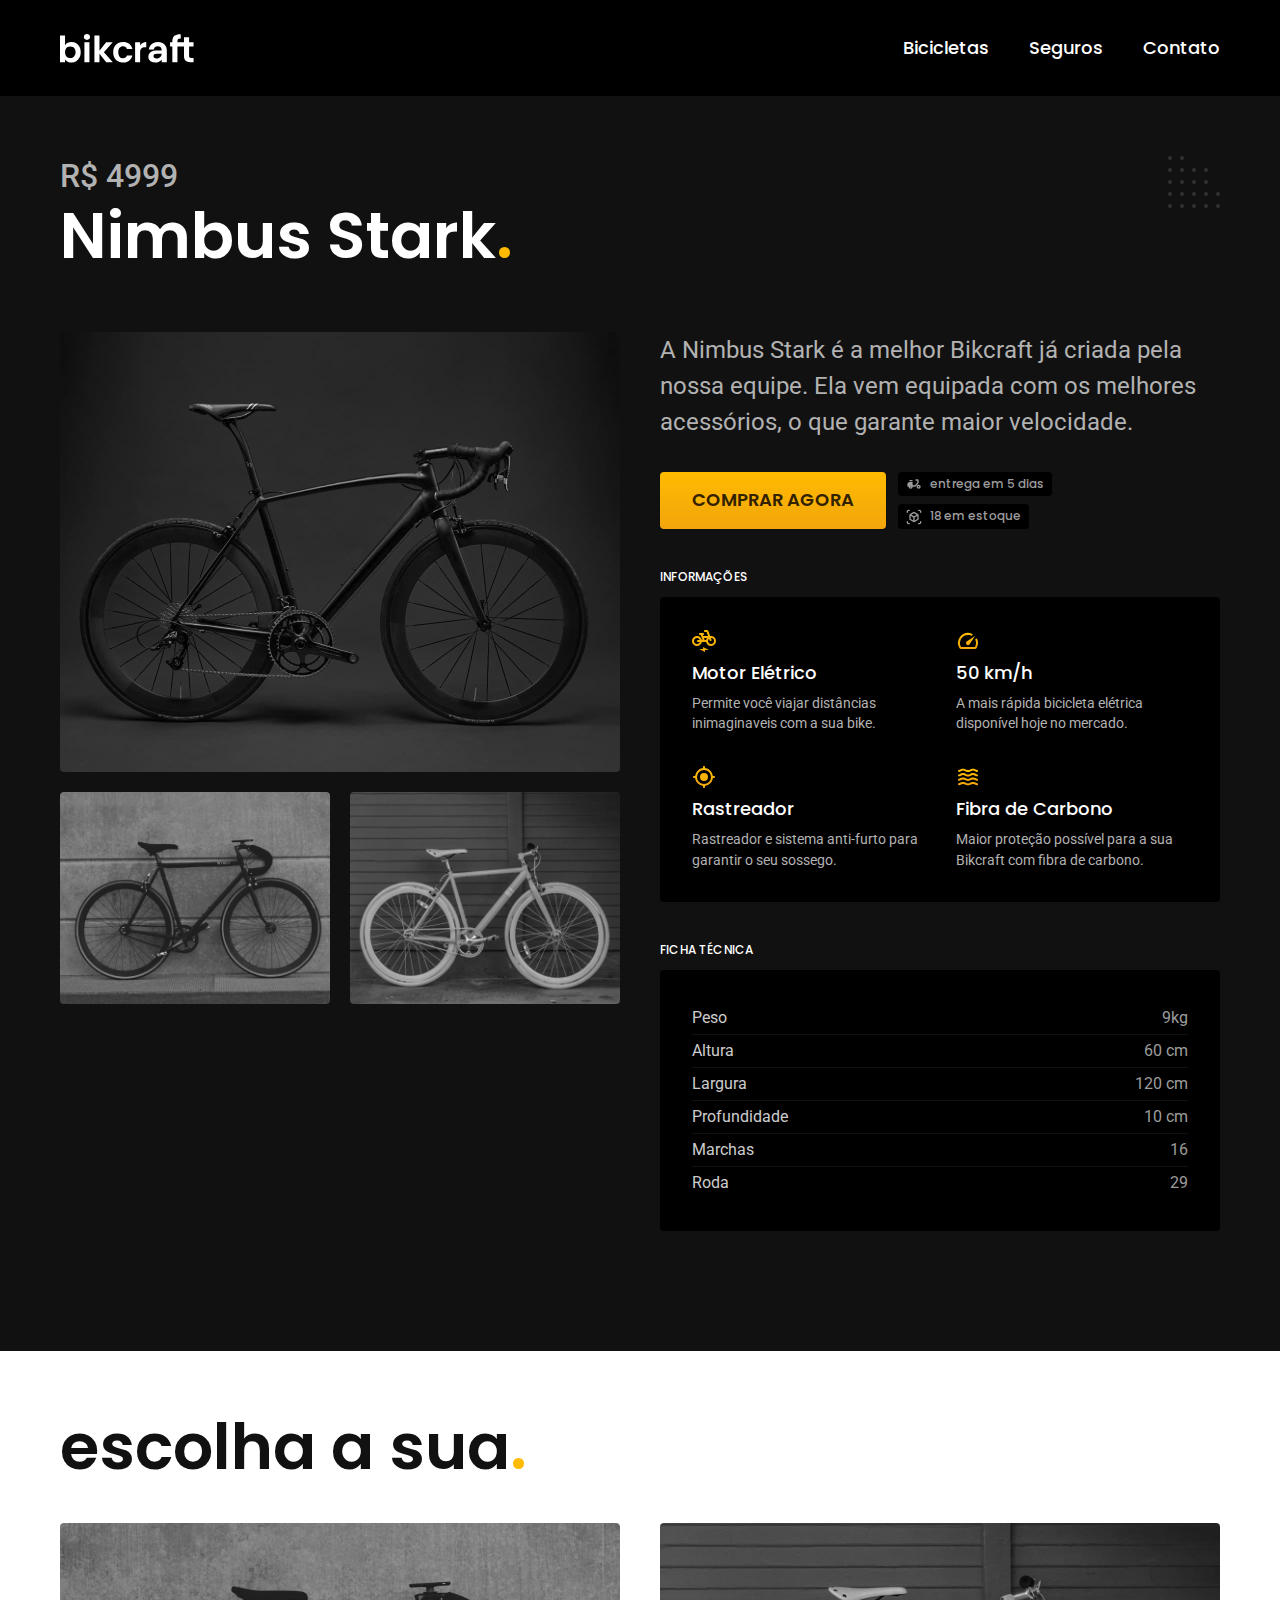
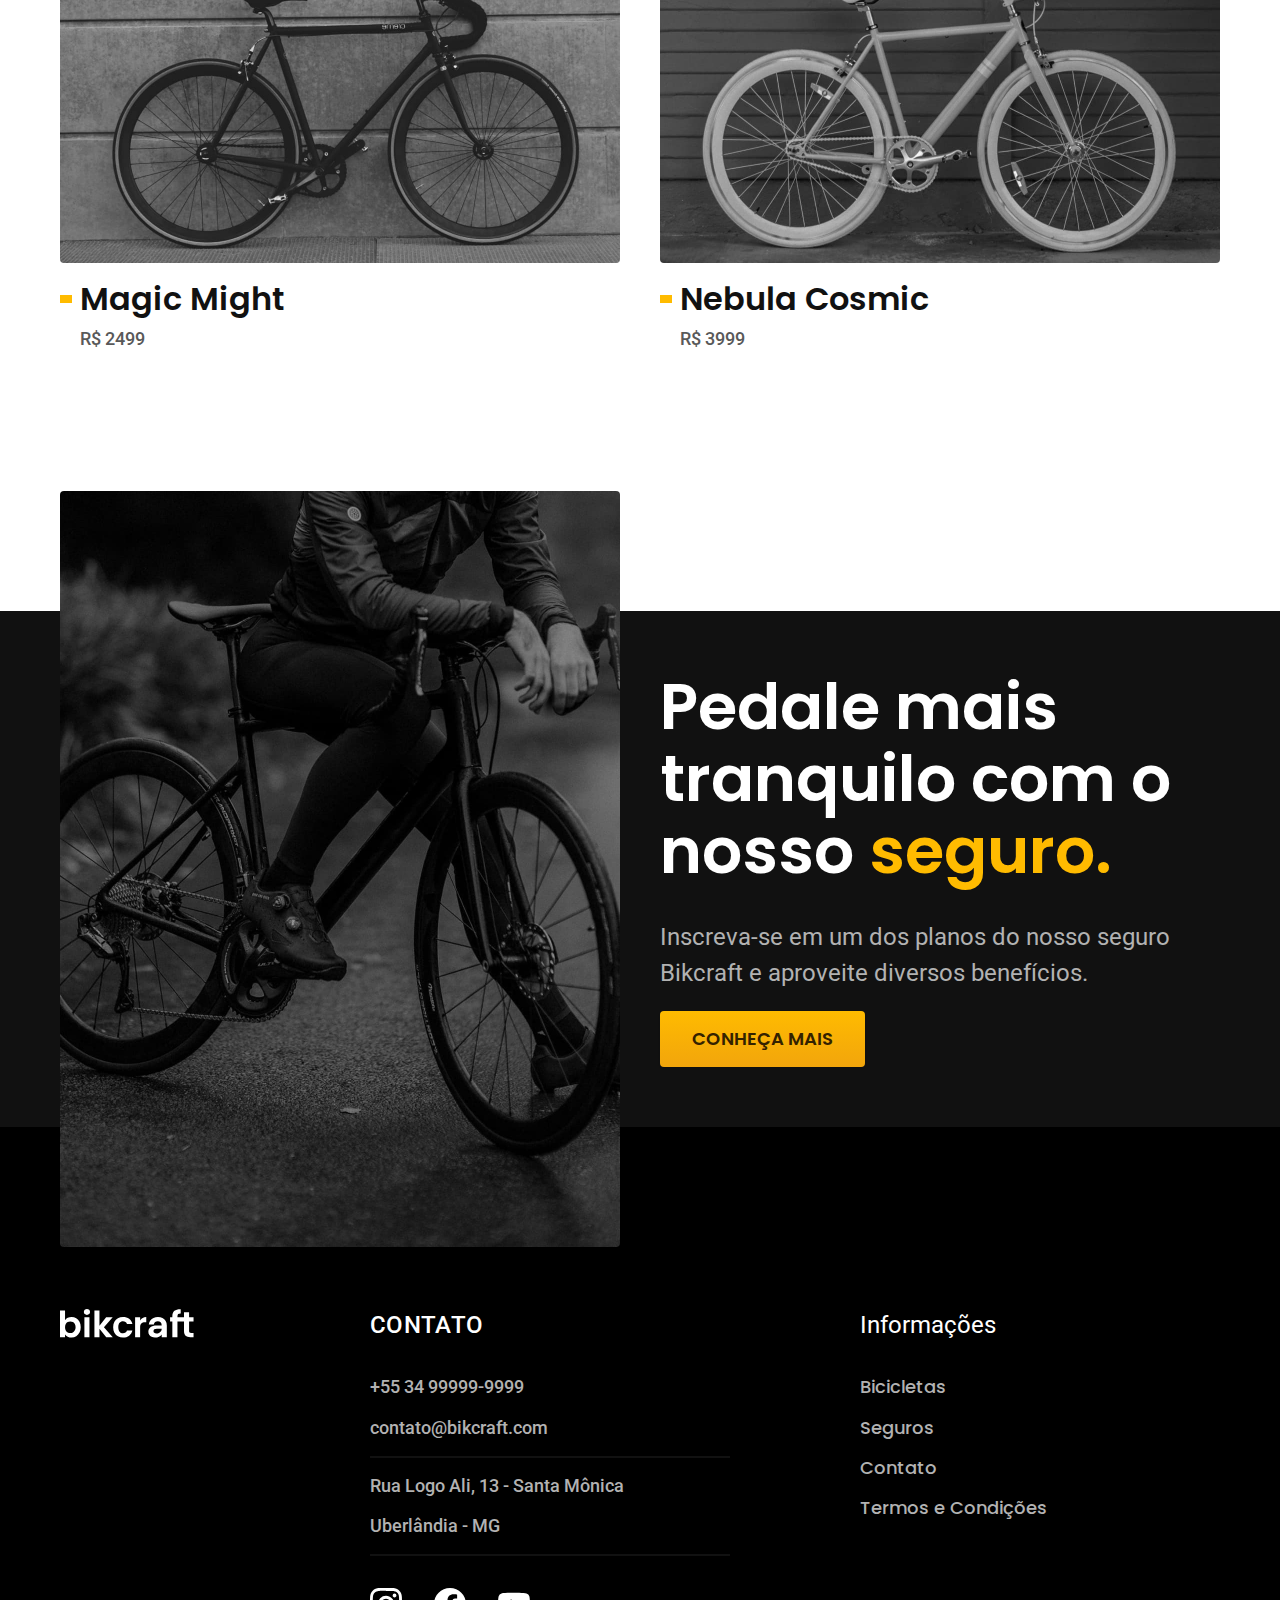
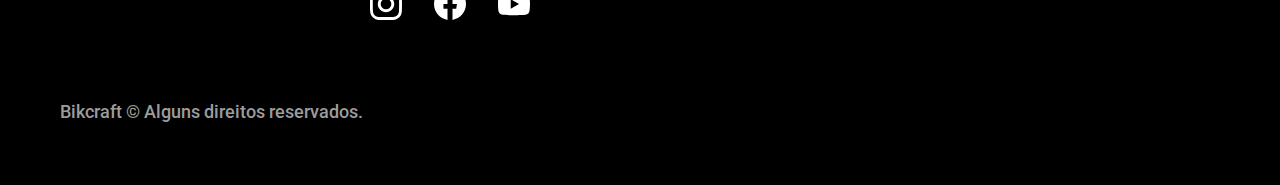
<file: bicicletas/nimbus.html>
<!DOCTYPE html>

<html lang="pt-br">

<head>
  <meta charset="UTF-8">
  <meta name="viewport" content="width=device-width, initial-scale=1.0">
  <title>Nimbus Stark | Bikcraft</title>
  <meta name="description" content="Nimbus Stark.">

  <link rel="icon" href="../favicon.svg" type="image/svg+xml">
  <link rel="preload" href="../css/style.min.css" as="style">
  <link rel="stylesheet" href="../css/style.min.css">

  <link rel="preconnect" href="https://fonts.googleapis.com">
  <link rel="preconnect" href="https://fonts.gstatic.com" crossorigin>
  <link href="https://fonts.googleapis.com/css2?family=Fira+Sans:wght@400;700&family=Merriweather:ital,wght@1,900&family=Poppins:wght@400;600&family=Roboto:wght@400;500&display=swap" rel="stylesheet">
  <script>document.documentElement.classList.add('js');</script>
</head>

<body id="bicicleta">
  <header class="header-bg">
    <div class="header container">
      <a href="../">
        <img src="../img/bikcraft.svg" alt="Bikcraft">
      </a>

      <nav aria-label="primaria">
        <ul class="header-menu font-1-m cor-0">
          <li><a href="../bicicletas.html">Bicicletas</a></li>
          <li><a href="../seguros.html">Seguros</a></li>
          <li><a href="../contato.html">Contato</a></li>
        </ul>
      </nav>
    </div>
  </header>

  <main class="titulo-bg">
    <div>
      <div class="titulo container">
        <p class="font-2-xl cor-5">R$ 4999</p>
        <h1 class="font-1-xxl cor-0">Nimbus Stark<span class="cor-p1">.</span></h1>
      </div>
    </div>
    <div class="bicicleta container">
      <div class="bicicleta-imagens">
        <img src="../img/bicicleta/nimbus1.jpg" alt="Bicicleta 1">
        <img src="../img/bicicleta/nimbus2.jpg" alt="Bicicleta 2">
        <img src="../img/bicicleta/nimbus3.jpg" alt="Bicicleta 3">
      </div>
      <div class="bicicleta-conteudo">
        <p class="font-2-l cor-5">A Nimbus Stark é a melhor Bikcraft já criada pela nossa equipe. Ela vem equipada com os melhores acessórios, o que garante maior velocidade.</p>
        <div class="bicicleta-comprar">
          <a class="botao" href="../orcamento.html?tipo=bikcraft&produto=nimbus">Comprar Agora</a>
          <span class="font-1-xs cor-6"> <img src="../img/icones/entrega.svg" alt="">entrega em 5 dias</span>
          <span class="font-1-xs cor-6"> <img src="../img/icones/estoque.svg" alt="">18 em estoque</span>
        </div>

        <h2 class="font-1-xs cor-0">Informações</h2>
        <ul class="bicicleta-informacoes">
          <li>
            <img src="../img/icones/eletrica.svg" alt="">
            <h3 class="font-1-m cor-0">Motor Elétrico</h3>
            <p class="font-2-xs cor-5">Permite você viajar distâncias inimaginaveis com a sua bike.</p>
          </li>
          <li>
            <img src="../img/icones/velocidade.svg" alt="">
            <h3 class="font-1-m cor-0">50 km/h</h3>
            <p class="font-2-xs cor-5">A mais rápida bicicleta elétrica disponível hoje no mercado.</p>
          </li>
          <li>
            <img src="../img/icones/rastreador.svg" alt="">
            <h3 class="font-1-m cor-0">Rastreador</h3>
            <p class="font-2-xs cor-5">Rastreador e sistema anti-furto para garantir o seu sossego.</p>
          </li>
          <li>
            <img src="../img/icones/carbono.svg" alt="">
            <h3 class="font-1-m cor-0">Fibra de Carbono</h3>
            <p class="font-2-xs cor-5">Maior proteção possível para a sua Bikcraft com fibra de carbono.</p>
          </li>
        </ul>
        <h2 class="font-1-xs cor-0">Ficha Técnica</h2>
        <ul class="bicicleta-ficha font-2-s cor-4">
          <li>Peso <span>9kg</span></li>
          <li>Altura <span>60 cm</span></li>
          <li>Largura <span>120 cm</span></li>
          <li>Profundidade <span>10 cm</span></li>
          <li>Marchas <span>16</span></li>
          <li>Roda <span>29</span></li>
        </ul>
      </div>
    </div>
  </main>

  <article class="bicicletas-lista container">
    <h2 class="font-1-xxl">escolha a sua<span class="cor-p1">.</span></h2>

    <ul>
      <li>
        <a href="./magic.html">
          <img src="../img/bicicletas/magic.jpg" alt="Bicicleta preta">
          <h3 class="font-1-xl">Magic Might</h3>
          <span class="font-2-m cor-8">R$ 2499</span>
        </a>
      </li>
      <li>
        <a href="./nebula.html">
          <img src="../img/bicicletas/nebula.jpg" alt="Bicicleta preta">
          <h3 class="font-1-xl">Nebula Cosmic</h3>
          <span class="font-2-m cor-8">R$ 3999</span>
        </a>
      </li>
    </ul>
  </article>

  <article class="seguro-bg">
    <div class="seguro container">
      <div class="seguro-imagem">
        <img src="../img/fotos/seguros.jpg" alt="Pessoa parada em cima de uma bicicleta.">
      </div>
      <div class="seguro-conteudo">
        <h2 class="font-1-xxl cor-0">Pedale mais tranquilo com o nosso <span class="cor-p1">seguro.</span></h2>
        <p class="font-2-l cor-5">Inscreva-se em um dos planos do nosso seguro Bikcraft e aproveite diversos benefícios.</p>
        <a class="botao" href="../seguros.html">Conheça Mais</a>
      </div>
    </div>
  </article>

  <footer class="footer-bg">
    <div class="footer container">
      <img src="../img/bikcraft.svg" alt="Bikcraft">
      <div class="footer-contato">
        <h3 class="font-2-l-b cor-0">Contato</h3>
        <ul class="font-2-m cor-5">
          <li><a href="tel:+5534999999999">+55 34 99999-9999</a></li>
          <li><a href="mailto:contato@bikcraft.com">contato@bikcraft.com</a></li>
          <li>Rua Logo Ali, 13 - Santa Mônica</li>
          <li>Uberlândia - MG</li>
        </ul>
        <div class="footer-redes">
          <a href="../">
            <img src="../img/redes/instagram.svg" alt="Instagram">
          </a>
          <a href="../">
            <img src="../img/redes/facebook.svg" alt="Facebook">
          </a>
          <a href="../">
            <img src="../img/redes/youtube.svg" alt="Youtube">
          </a>
        </div>
      </div>
      <div class="footer-informacoes">
        <h3 class="font-2-l cor-0">Informações</h3>
        <nav>
          <ul class="font-1-m cor-5">
            <li><a href="../bicicletas.html">Bicicletas</a></li>
            <li><a href="../seguros.html">Seguros</a></li>
            <li><a href="../contato.html">Contato</a></li>
            <li><a href="../termos.html">Termos e Condições</a></li>
          </ul>
        </nav>
      </div>
      <p class="footer-copy font-2-m cor-6">Bikcraft © Alguns direitos reservados.</p>
    </div>
  </footer>
  <script src="../js/script.js"></script>
</body>

</html>
</file>
<file: css/style.min.css>
body{margin:0;font-family:Arial,Helvetica,sans-serif;color:#111}blockquote,dd,h1,h2,h3,h4,p,ul{margin:0}ul{padding:0;list-style:none}a{text-decoration:none;color:inherit}img{max-width:100%;height:auto;display:block}img[src$=".jpg"]{border-radius:4px}.font-1-xs{font:500 0.75rem/1.35 Poppins,sans-serif}.font-2-xs{font:400 0.875rem/1.43 Roboto,sans-serif}.font-1-s{font:500 1rem/1.5 Poppins,sans-serif}.font-2-s{font:400 1rem/1.5 Roboto,sans-serif}.font-1-m,.font-1-m-b{font:500 1.125rem/1.35 Poppins,sans-serif}.font-1-m-b{font-weight:600}.font-2-m{font:500 1.125rem/1.35 Roboto,sans-serif}.font-1-l{font:500 1.5rem/1.5 Poppins,sans-serif}.font-2-l,.font-2-l-b{font:400 1.5rem/1.5 Roboto,sans-serif}.font-2-l-b{font-weight:500;letter-spacing:.015em;text-transform:uppercase}.font-1-xl{font:600 2rem/1.25 Poppins,sans-serif}.font-2-xl{font:500 2rem/1.25 Roboto,sans-serif}.font-1-xxl{font:600 4rem/1.125 Poppins,sans-serif}@media (max-width:1200px){.font-1-xxl{font-size:3rem}.font-2-l,.font-2-l-b{font-size:1.125rem}}@media (max-width:800px){.font-1-xxl{font-size:2rem}.font-1-xl,.font-2-xl{font-size:1.5rem}}:root{--cor-0:#ffffff;--cor-1:#f7f7f7;--cor-2:#ededed;--cor-3:#dedede;--cor-4:#cccccc;--cor-5:#b2b2b2;--cor-6:#9c9c9c;--cor-7:#717171;--cor-8:#595959;--cor-9:#404040;--cor-10:#2e2e2e;--cor-11:#111111;--cor-12:#000000;--cor-p1:#ffbb00;--cor-p2:#e4a30b;--cor-p3:#a66f00;--cor-p4:#664400;--cor-p5:#332200}.cor-0{color:var(--cor-0)}.cor-1{color:var(--cor-1)}.cor-2{color:var(--cor-2)}.cor-3{color:var(--cor-3)}.cor-4{color:var(--cor-4)}.cor-5{color:var(--cor-5)}.cor-6{color:var(--cor-6)}.cor-7{color:var(--cor-7)}.cor-8{color:var(--cor-8)}.cor-9{color:var(--cor-9)}.cor-10{color:var(--cor-10)}.cor-11{color:var(--cor-11)}.cor-12{color:var(--cor-12)}.cor-p1{color:var(--cor-p1)}.cor-p2{color:var(--cor-p2)}.cor-p3{color:var(--cor-p3)}.cor-p4{color:var(--cor-p4)}.cor-p5{color:var(--cor-p5)}.js .fadeInDown{transform:translate3d(0,-20px,0)}.js .fadeInUp{transform:translate3d(0,20px,0)}.js .fadeInRight{transform:translate3d(20px,0,0)}.js .fadeInLeft{transform:translate3d(-20px,0,0)}.js [data-anime]{opacity:0}.js .anime{opacity:1;transform:none;transition:transform .8s,opacity .8s}.header-bg{background-color:var(--cor-12)}.header{display:flex;flex-wrap:wrap;gap:20px;justify-content:space-between;align-items:center;padding-top:20px;padding-bottom:20px}.header-menu{display:flex;flex-wrap:wrap;gap:40px}.header-menu a{display:inline-block;padding:16px 0;position:relative}.header-menu a:after{content:"";display:block;height:2px;width:0;background:var(--cor-0);margin-top:4px;transition:.3s;position:absolute}.header-menu a.ativo::after,.header-menu a:hover:after{width:100%}@media (max-width:800px){.header-menu{gap:20px}.header-menu a{background:var(--cor-11);padding:12px 16px;border-radius:4px}.header-menu a:hover{background-color:var(--cor-10)}.header a::after{display:none}}@media (max-width:600px){.header-menu{gap:12px}.header-menu a{padding:8px 12px;font-size:14px}}.footer-bg{background-color:var(--cor-12)}.footer{display:grid;grid-template-columns:3fr 5fr 4fr;gap:40px;padding-top:60px;padding-bottom:60px}.footer h3{margin-bottom:32px}.footer-contato ul{margin-bottom:32px}.footer-contato li:nth-child(2n):after{content:"";display:block;max-width:360px;height:2px;background:var(--cor-11);margin-top:16px}.footer li{margin-bottom:16px}.footer-redes{display:flex;gap:32px}.footer a:hover{color:var(--cor-0)}.footer-copy{grid-column:1/-1;margin-top:40px}@media (max-width:800px){.footer>img{display:none}.footer{grid-template-columns:1fr 1fr}}@media (max-width:600px){.footer{grid-template-columns:1fr;gap:60px}.footer-copy{margin-top:0}}.container{box-sizing:border-box;max-width:1200px;padding-left:20px;padding-right:20px;margin-left:auto;margin-right:auto}.botao{padding:16px 32px;background:linear-gradient(#fb0,#f2a50c);display:inline-block;border-radius:4px;box-shadow:0 1px 2px rgba(0,0,0,.1);text-transform:uppercase;color:var(--cor-p5);font:600 1.125rem/1.35 Poppins,sans-serif;max-width:max-content;border:none;cursor:pointer}.botao:hover{background:linear-gradient(#ffb60d,#e59317)}.botao.secundario{background:var(--cor-10);color:var(--cor-2)}.botao.secundario:hover{background:var(--cor-9)}.botao.seta{display:flex;align-items:center}.botao.seta::after{content:"";display:inline-block;width:18px;height:10px;margin-left:12px;background:url("../img/icones/seta.svg");transition:transform .2s}.botao.seta:hover::after{transform:translateX(4px)}@media (max-width:600px){.botao{padding:12px 16px;font-size:1rem}}.link{display:inline-block;color:var(--cor-p1);font:500 1.5rem/1.5 Poppins,sans-serif;text-transform:uppercase}.link::after{content:"";display:block;width:100%;height:4px;background-color:currentColor}.link:hover{color:var(--cor-0)}.titulo-bg{padding-top:60px;padding-bottom:60px;background-color:var(--cor-11)}.titulo{background:url("../img/dec/top-right.svg") no-repeat top right 20px}.titulo p{margin-bottom:4px}@media (max-width:800px){.titulo-bg{padding-top:40px;padding-bottom:40px}.titulo p{font-size:1rem;text-transform:lowercase;font-weight:400}}.form{display:grid;grid-template-columns:1fr 1fr;gap:20px}.form label{display:block;font:400 1rem/1.5 Poppins,sans-serif;margin-bottom:4px}.form .col-2{grid-column:span 2}.form input[type=email],.form input[type=text],.form textarea{font:400 1rem/1.5 Roboto,sans-serif;background:var(--cor-1);border:1px solid var(--cor-2);padding:12px;border-radius:4px;width:100%;box-sizing:border-box}.form input[type=email]:focus,.form input[type=text]:focus,.form textarea:focus{outline:0;border-color:var(--cor-p1);background:var(--cor-0);box-shadow:0 0 0 2px #fea}@media (max-width:600px){.form{grid-template-columns:1fr}.form .col-2{grid-column:1}}.introducao-bg{background:var(--cor-12) url("../img/dec/bottom-left.svg") no-repeat bottom 160px left 20px;box-shadow:inset 0 -120px var(--cor-0)}.introducao{display:grid;grid-template-columns:1fr 1fr;gap:0 40px}.introducao-conteudo{align-self:end;padding-bottom:200px}.introducao img{width:100%;height:100%;object-fit:cover;border-radius:4px}.introducao h1{margin-bottom:32px}.introducao p{margin-bottom:20px}@media (max-width:800px){.introducao-bg{background:var(--cor-11);padding-top:40px;box-shadow:inset 0 -60px var(--cor-0)}.introducao{grid-template-columns:1fr;gap:32px}.introducao-conteudo{padding-bottom:0}.introducao h1{margin-bottom:16px}.introducao img{height:300px;width:100%}}.tecnologia-bg{background-color:var(--cor-11);box-shadow:inset 0 80px var(--cor-0),inset 0 -80px var(--cor-0)}.tecnologia{display:grid;grid-template-columns:1fr 1fr;gap:40px}.tecnologia-imagem img{width:100%;height:100%;object-fit:cover;object-position:left}.tecnologia-conteudo{padding-top:160px;padding-bottom:160px}.tecnologia-conteudo>span{display:block;margin-bottom:20px}.tecnologia-conteudo h2{margin-bottom:32px}.tecnologia-conteudo>p{margin-bottom:20px}.tecnologia a{margin-bottom:80px}.tecnologia-vantagens{display:flex;gap:40px}.tecnologia-vantagens h3{margin-bottom:8px;width:max-content}.tecnologia-vantagens img{width:24px;margin-bottom:8px}@media (max-width:800px){.tecnologia-bg{box-shadow:initial}.tecnologia{grid-template-columns:1fr}.tecnologia-conteudo{padding-top:60px;padding-bottom:60px}.tecnologia-imagem{display:none}.tecnologia a{margin-bottom:60px}}@media (max-width:600px){.tecnologia-vantagens{flex-direction:column}}.parceiros{padding-top:60px;padding-bottom:120px}.parceiros h2{margin-bottom:60px}.parceiros ul{padding:0 20px;max-width:1400px;display:grid;grid-template-columns:repeat(4,1fr);margin:0 auto}.parceiros li{display:flex;padding:32px;border-left:2px solid var(--cor-2)}.parceiros img{margin:auto}.parceiros li:first-child,.parceiros li:nth-child(5){border-left:none}.parceiros li:nth-child(n+5){border-top:2px solid var(--cor-2)}@media (max-width:800px){.parceiros{padding-bottom:60px}.parceiros li{padding:20px}.parceiros h2{margin-bottom:20px}.parceiros ul{grid-template-columns:repeat(2,1fr)}.parceiros li:nth-child(n+3){border-top:2px solid var(--cor-2)}.parceiros li:nth-child(odd){border-left:none}}.depoimento{display:grid;grid-template-columns:1fr 1fr;background-color:var(--cor-p1);overflow:hidden}.depoimento img{width:100%;height:100%;object-fit:cover;border-radius:0}.depoimento-conteudo{padding:40px 40px 80px 80px;align-self:end;background:url("../img/dec/bottom-right-p.svg") no-repeat bottom 40px right 40px}.depoimento-conteudo p{max-width:32ch;font-family:Merriweather,serif;font-style:italic;font-weight:900;margin-bottom:32px;position:relative}.depoimento p::after,.depoimento p::before{font-size:5rem;color:var(--cor-p2);position:absolute}.depoimento p::before{content:"“";left:-50px;top:-20px}.depoimento p::after{content:"”"}@media (min-width:1200px){.depoimento img{max-height:520px}}@media (max-width:800px){.depoimento{grid-template-columns:1fr;text-align:center}.depoimento img{max-height:200px}.depoimento-conteudo{padding:40px 20px;justify-self:center}}.bicicletas-lista{padding-top:60px;padding-bottom:120px}.bicicletas-lista h2{margin-bottom:40px}.bicicletas-lista ul{display:flex;gap:40px;padding:0 20px 20px 20px;max-width:1400px;margin-left:auto;margin-right:auto;overflow-x:auto;-webkit-overflow-scrolling:touch}#bicicleta .bicicletas-lista ul{padding:0 0 20px 0}.bicicletas-lista li{flex:1;min-width:280px}.bicicletas-lista a{display:block}.bicicletas-lista img{margin-bottom:16px}.bicicletas-lista h3{margin-bottom:8px;display:flex;align-items:center}.bicicletas-lista h3::before{content:"";display:inline-block;height:8px;width:12px;margin-right:8px;background-color:var(--cor-p1);transition:width .2s}.bicicletas-lista a:hover h3::before{width:24px}.bicicletas-lista li span{padding-left:20px}@media (max-width:800px){.bicicletas-lista{padding-bottom:60px}.bicicletas-lista ul{gap:20px}}.bicicletas-bg{background-image:linear-gradient(to right,var(--cor-0) 30%,var(--cor-11) 0)}.bicicletas{display:grid;grid-template-columns:1fr 1fr;gap:40px;padding-top:60px;padding-bottom:60px;background:url('../img/dec/top-right.svg') no-repeat top 40px right 20px}.bicicletas-imagem{display:grid}.bicicletas-imagem img{grid-area:1/1}.bicicletas-imagem span{grid-area:1/1;place-self:start end;margin-top:20px;display:inline-block;padding:8px 16px 8px 8px;border-radius:5px 0 0 5px;background:var(--cor-12)}.bicicletas-conteudo{display:grid;grid-template-columns:1fr auto;align-content:start}.bicicletas h2,.bicicletas p{grid-column:1/-1}.bicicletas h2{margin-bottom:20px}.bicicletas h2::before{content:"";display:block;width:12px;height:8px;background-color:var(--cor-p1);margin-bottom:8px}.bicicletas p{margin-bottom:32px}.bicicletas a{place-self:end}.bicicletas li{display:flex;align-items:center}.bicicletas li+li{margin-top:16px}.bicicletas-conteudo img{width:24px;margin-right:8px}@media (max-width:800px){.bicicletas-bg{background:var(--cor-11)}.bicicletas{grid-template-columns:1fr;gap:20px;padding-top:40px;padding-bottom:40px}}@media (max-width:600px){.bicicletas-conteudo{grid-template-columns:1fr}.bicicletas ul{font-size:1rem;grid-template-columns:1fr 1fr;margin-bottom:32px}.bicicletas a{place-self:start}}.bicicleta{display:grid;grid-template-columns:1fr 1fr;align-items:start;gap:40px;padding-top:60px;padding-bottom:60px}#bicicleta .titulo p{text-transform:uppercase}.bicicleta-imagens{display:flex;flex-wrap:wrap;gap:20px}.bicicleta-imagens img{flex:1;min-width:200px}.bicicleta-imagens img:first-child{min-width:100%}.bicicleta-conteudo>p{margin-bottom:32px}.bicicleta-comprar{display:grid;grid-template-columns:max-content auto;align-items:center;justify-items:start;gap:8px 12px;margin-bottom:40px}.bicicleta-comprar a{grid-row:span 2}.bicicleta-comprar span{display:flex;align-items:center;gap:8px;padding:4px 8px;border-radius:4px;background-color:var(--cor-12)}.bicicleta-conteudo h2{text-transform:uppercase;letter-spacing:.015em;margin-bottom:12px}.bicicleta-ficha,.bicicleta-informacoes{padding:32px;background-color:var(--cor-12);border-radius:4px}.bicicleta-informacoes{margin-bottom:40px;display:grid;grid-template-columns:1fr 1fr;gap:32px}.bicicleta-informacoes img{width:24px;margin-bottom:8px}.bicicleta-informacoes h3{margin-bottom:8px}.bicicleta-ficha li{padding:4px 0;display:flex;justify-content:space-between;border-bottom:1px solid var(--cor-11)}.bicicleta-ficha li:last-child{border-bottom:none}.bicicleta-ficha span{color:var(--cor-6)}@media (max-width:800px){.bicicleta{grid-template-columns:1fr;padding-top:40px;padding-bottom:40px}.bicicleta-imagens{grid-row:2}}@media (max-width:400px){.bicicleta-informacoes{grid-template-columns:1fr}.bicicleta-comprar{grid-template-columns:1fr}}.seguro-bg{background-color:var(--cor-11);box-shadow:inset 0 120px var(--cor-0),inset 0 -120px var(--cor-12)}.seguro{display:grid;grid-template-columns:1fr 1fr;gap:40px}.seguro-imagem img{width:100%;height:100%;object-fit:cover}.seguro-conteudo{padding-top:180px;padding-bottom:180px}.seguro h2{margin-bottom:32px}.seguro p{margin-bottom:20px}@media (max-width:800px){.seguro-bg{box-shadow:inset 0 -60px var(--cor-12)}.seguro{grid-template-columns:1fr}.seguro-conteudo{grid-row:1;padding-top:40px;padding-bottom:0}}.seguros-bg{background:var(--cor-11) url("../img/dec/bottom-left.svg") no-repeat bottom 40px left 20px}.seguros{padding-top:60px;padding-bottom:60px;display:grid;grid-template-columns:1fr 1fr;gap:40px;align-items:center}#seguros .seguros{padding-top:0}.seguros h2{grid-column:1/-1}.seguros-item{display:grid;grid-template-columns:1fr auto;padding:32px 32px 32px 60px;border-radius:4px;background-color:var(--cor-12)}.seguros-item h3{margin-bottom:40px}.seguros-item span{grid-column:2;display:block;text-align:right}.seguros-item ul{grid-column:1/-1;margin-bottom:32px}.seguros-item li{display:flex;align-items:center;position:relative}.seguros-item li+li{margin-top:20px}.seguros-item li::before{content:"";display:inline-block;width:13px;height:9px;background-image:url("../img/icones/lista.svg");position:absolute;left:-21px}.seguros-item a{grid-column:1/-1}@media (max-width:800px){.seguros{grid-template-columns:1fr}}.vantagens-bg{background:url("../img/dec/bottom-left.svg") no-repeat bottom 40px left 20px,url("../img/dec/bottom-right.svg") no-repeat bottom 40px right 20px,var(--cor-12)}.vantagens{padding-top:120px;padding-bottom:120px}.vantagens h2{margin-bottom:60px}.vantagens ul{display:grid;grid-template-columns:repeat(auto-fit,minmax(280px,max-content));gap:40px 80px}.vantagens h3,.vantagens img{margin-bottom:8px}@media (max-width:800px){.vantagens{padding-top:60px;padding-bottom:60px}.vantagens h2{margin-bottom:40px}.vantagens ul{gap:20px}}.perguntas{padding-top:120px;padding-bottom:120px}.perguntas h2{margin-bottom:60px}.perguntas dl>div{padding:20px;border-radius:4px}.perguntas dl>div:nth-child(odd){background-color:var(--cor-1)}.perguntas button{display:grid;grid-template-columns:auto 1fr auto;align-items:center;gap:8px;cursor:pointer;border:none;background:0 0;width:100%;text-align:left}.perguntas button::before{content:"";display:inline-block;width:12px;height:8px;background-color:var(--cor-p1)}.perguntas button::after{content:"";display:inline-block;width:14px;height:6px;background:url("../img/icones/seta-abrir.svg");transition:.3s}.perguntas button:hover::after,.perguntas button[aria-expanded=true]::after{transform:rotate(180deg)}.js .perguntas dd{display:none}.js .perguntas dd.ativa{display:block}.perguntas dd{padding-left:20px;padding-top:16px;max-width:80ch}@media (max-width:800px){.perguntas{padding-top:60px;padding-bottom:60px}.perguntas h2{margin-bottom:40px}}#contato{background:linear-gradient(var(--cor-11) 600px,var(--cor-1) 0)}.contato{display:grid;grid-template-columns:5fr 7fr}.contato-dados,.contato-formulario{padding:60px;box-shadow:0 1px 2px rgba(0,0,0,.1)}.contato-dados{border-radius:5px 0 0 5px;background:var(--cor-12) url("../img/dec/bottom-left.svg") no-repeat bottom 20px left 20px}.contato-formulario{border-radius:0 5px 5px 0;background:var(--cor-0) url("../img/dec/bottom-right.svg") no-repeat bottom 20px right 20px}.contato-dados h2{margin-bottom:60px}.contato-endereco{margin-bottom:32px;padding-left:28px;background:url("../img/icones/local.svg") no-repeat 0 2px}.contato-endereco p{margin-bottom:8px}.contato-meios a{display:block;max-width:max-content;margin-bottom:8px;padding-left:28px}.contato-meios a:hover{color:var(--cor-0)}.contato-meios a:first-child{background:url("../img/icones/email.svg") no-repeat 0 2px}.contato-meios a:nth-child(2){margin-bottom:32px}.contato-meios a:nth-child(3){background:url("../img/icones/telefone.svg") no-repeat 0 2px;margin-bottom:60px}.contato-redes{display:flex;gap:32px;padding-left:28px}@media (max-width:800px){.contato{grid-template-columns:1fr}.contato-dados,.contato-formulario{padding:20px}.contato-dados{border-radius:5px 5px 0 0;background:var(--cor-12)}.contato-formulario{border-radius:0 0 5px 5px}.contato-dados h2,.contato-meios a:nth-child(3){margin-bottom:32px}.contato-redes{margin-bottom:12px}}.lojas{display:grid;grid-template-columns:1fr 1fr;gap:0 40px;padding-top:120px;padding-bottom:120px}.lojas h2{grid-column:1/-1;margin-bottom:60px}.lojas img{border-radius:4px 4px 0 0}.lojas-item{border-radius:4px;background:var(--cor-0);box-shadow:0 1px 2px rgba(0,0,0,.1)}.lojas-conteudo{display:grid;grid-template-columns:1fr 1fr;gap:32px 16px;padding:32px}.lojas-conteudo h3,.lojas-tempo{grid-column:1/-1}.lojas-dados{display:grid;gap:8px;border-left:2px solid var(--cor-2);padding-left:12px}.lojas-tempo{display:flex;align-items:center;gap:8px}@media (max-width:800px){.lojas{gap:20px;padding-top:60px;padding-bottom:60px}.lojas h2{margin-bottom:32px}.lojas-conteudo{grid-template-columns:1fr}}@media (max-width:600px){.lojas{grid-template-columns:1fr}}#orcamento{background:linear-gradient(var(--cor-11) 600px,var(--cor-1) 0)}.orcamento{display:grid;grid-template-columns:5fr 7fr;padding-bottom:120px}.orcamento h2{text-transform:uppercase;position:relative;display:flex;align-items:center}.orcamento h2::before{content:"";display:inline-block;width:4px;height:8px;background-color:var(--cor-p1);position:absolute;left:-12px}.orcamento-dados,.orcamento-produto{padding:60px;box-shadow:0 1px 2px rgba(0,0,0,.1)}.orcamento-produto{border-radius:5px 0 0 5px;display:grid;grid-template-columns:1fr 1fr;align-content:start;gap:20px;background:var(--cor-12) url("../img/dec/bottom-left.svg") no-repeat bottom 20px left 20px}.orcamento-produto>*{grid-column:1/-1}.orcamento-produto>label{grid-column:initial}.orcamento-produto label{font:400 1rem/1.5 Poppins,sans-serif;color:var(--cor-4);background-color:var(--cor-10);padding:12px 16px;border-radius:4px;cursor:pointer;display:grid;grid-template-columns:auto 1fr auto;align-items:center;border:1px solid var(--cor-10)}.orcamento-produto input:checked+label{background:var(--cor-0);color:var(--cor-11)}.orcamento-produto label::before{content:"";display:inline-block;box-sizing:border-box;width:12px;height:12px;border:1px solid var(--cor-6);border-radius:50px;margin-right:8px}.orcamento-produto input:checked+label::before{border-color:var(--cor-7);box-shadow:inset 0 0 0 3px var(--cor-0),inset 0 0 0 6px var(--cor-7)}.orcamento-produto label:hover{background-color:var(--cor-9);border-color:var(--cor-9)}.orcamento-produto input:focus+label{box-shadow:0 0 0 2px var(--cor-p1);border-color:var(--cor-12)}.orcamento-produto label span{display:none}.orcamento-produto input:checked+label span{display:inline-block}.orcamento-produto input{opacity:0;position:absolute;pointer-events:none}.orcamento-dados{border-radius:0 5px 5px 0;background:var(--cor-0) url("../img/dec/bottom-right.svg") no-repeat bottom 20px right 20px}.orcamento-conteudo{display:none}.orcamento-conteudo h2,.orcamento-dados h2:nth-of-type(n+2){margin-top:20px}#bikcraft:checked~#orcamento-bikcraft,#seguro:checked~#orcamento-seguro{display:grid;gap:20px}.orcamento-detalhes{display:none;background:var(--cor-0);padding:20px;grid-template-columns:1fr 1fr;border-radius:4px;align-items:center}.orcamento-detalhes li{display:flex;align-items:center;margin-bottom:8px}.orcamento-detalhes li img{width:16px;margin-right:8px}.orcamento-produto input:checked+label+.orcamento-detalhes{display:grid}@media (max-width:1200px){.orcamento-dados,.orcamento-produto{padding:32px}}@media (max-width:800px){.orcamento{grid-template-columns:1fr}.orcamento-produto{border-radius:5px 5px 0 0;background:var(--cor-12)}.orcamento-dados{border-radius:0 0 5px 5px}}@media (max-width:400px){.orcamento-produto{grid-template-columns:1fr}}.termos{padding-top:80px;padding-bottom:80px}.termos h2{font-weight:600;margin-bottom:20px}.termos p+h2{margin-top:40px}.termos p{max-width:75ch;margin-bottom:24px}
</file>
